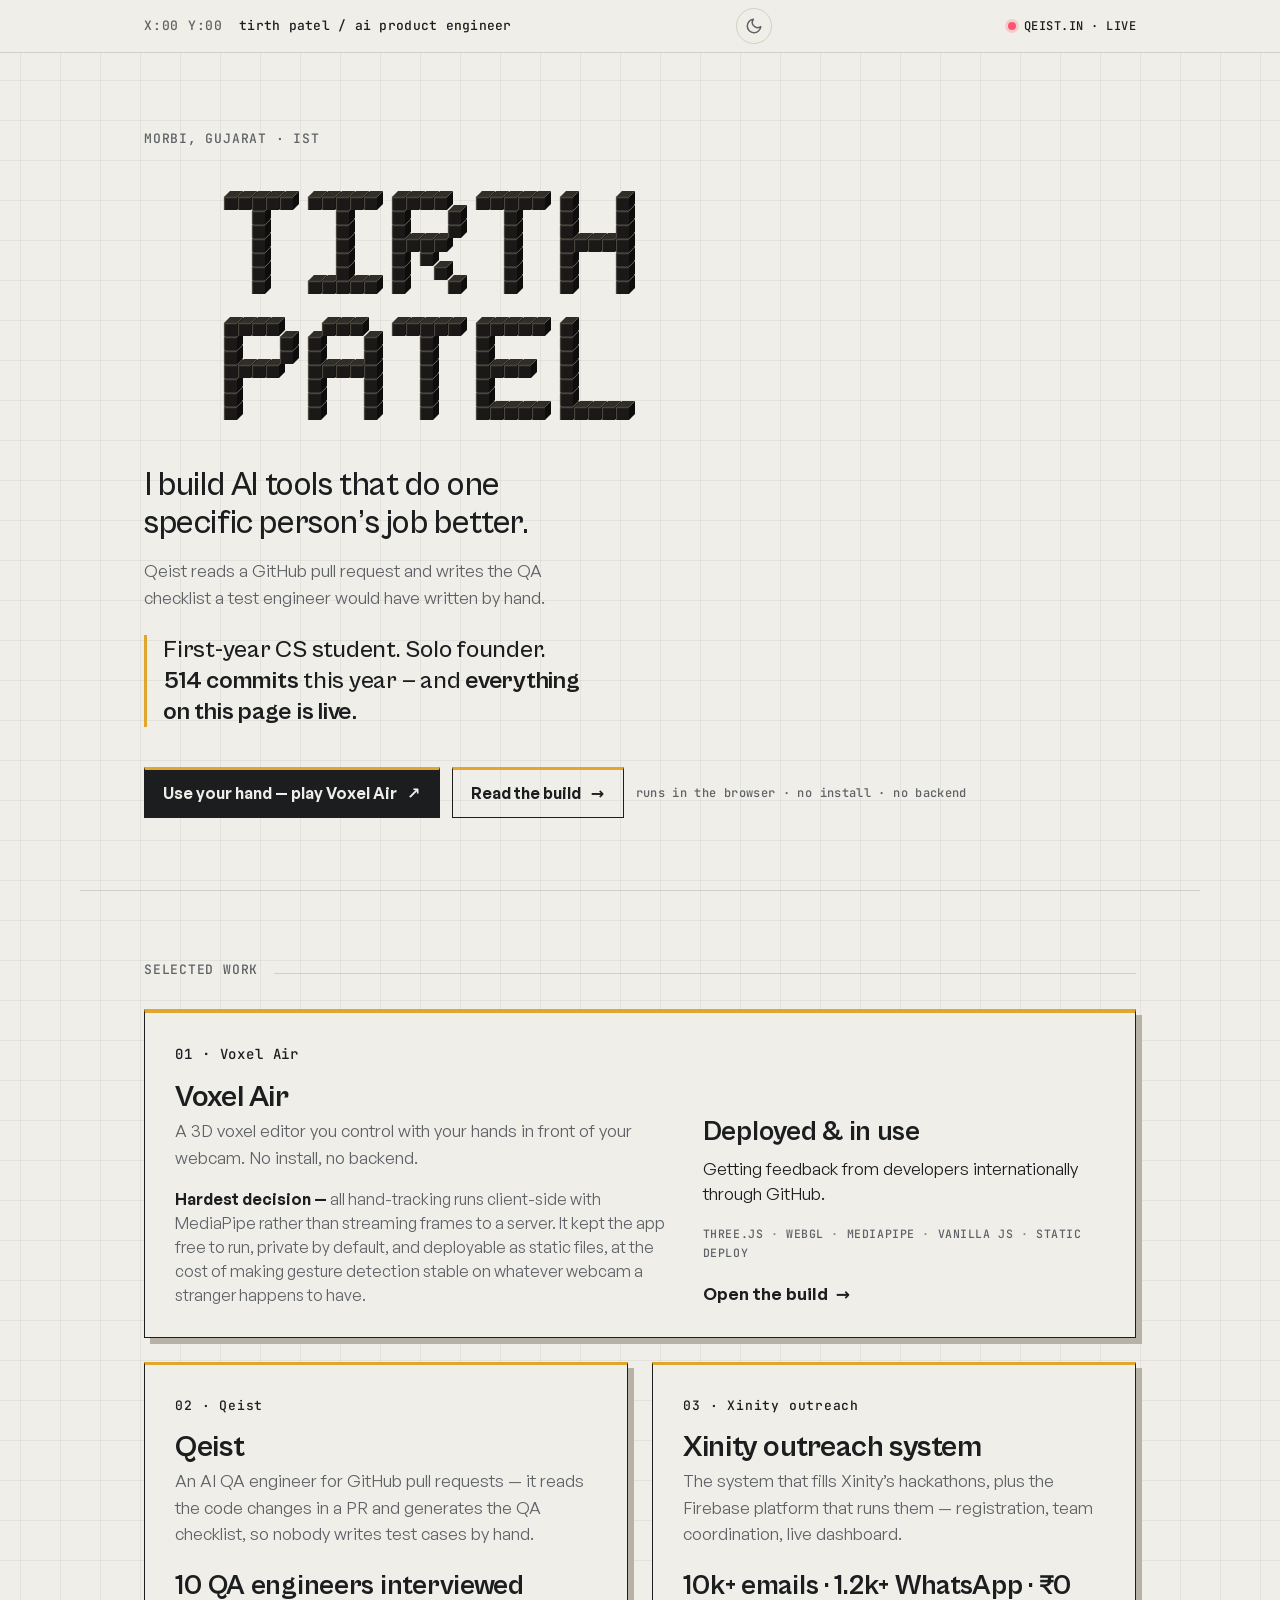
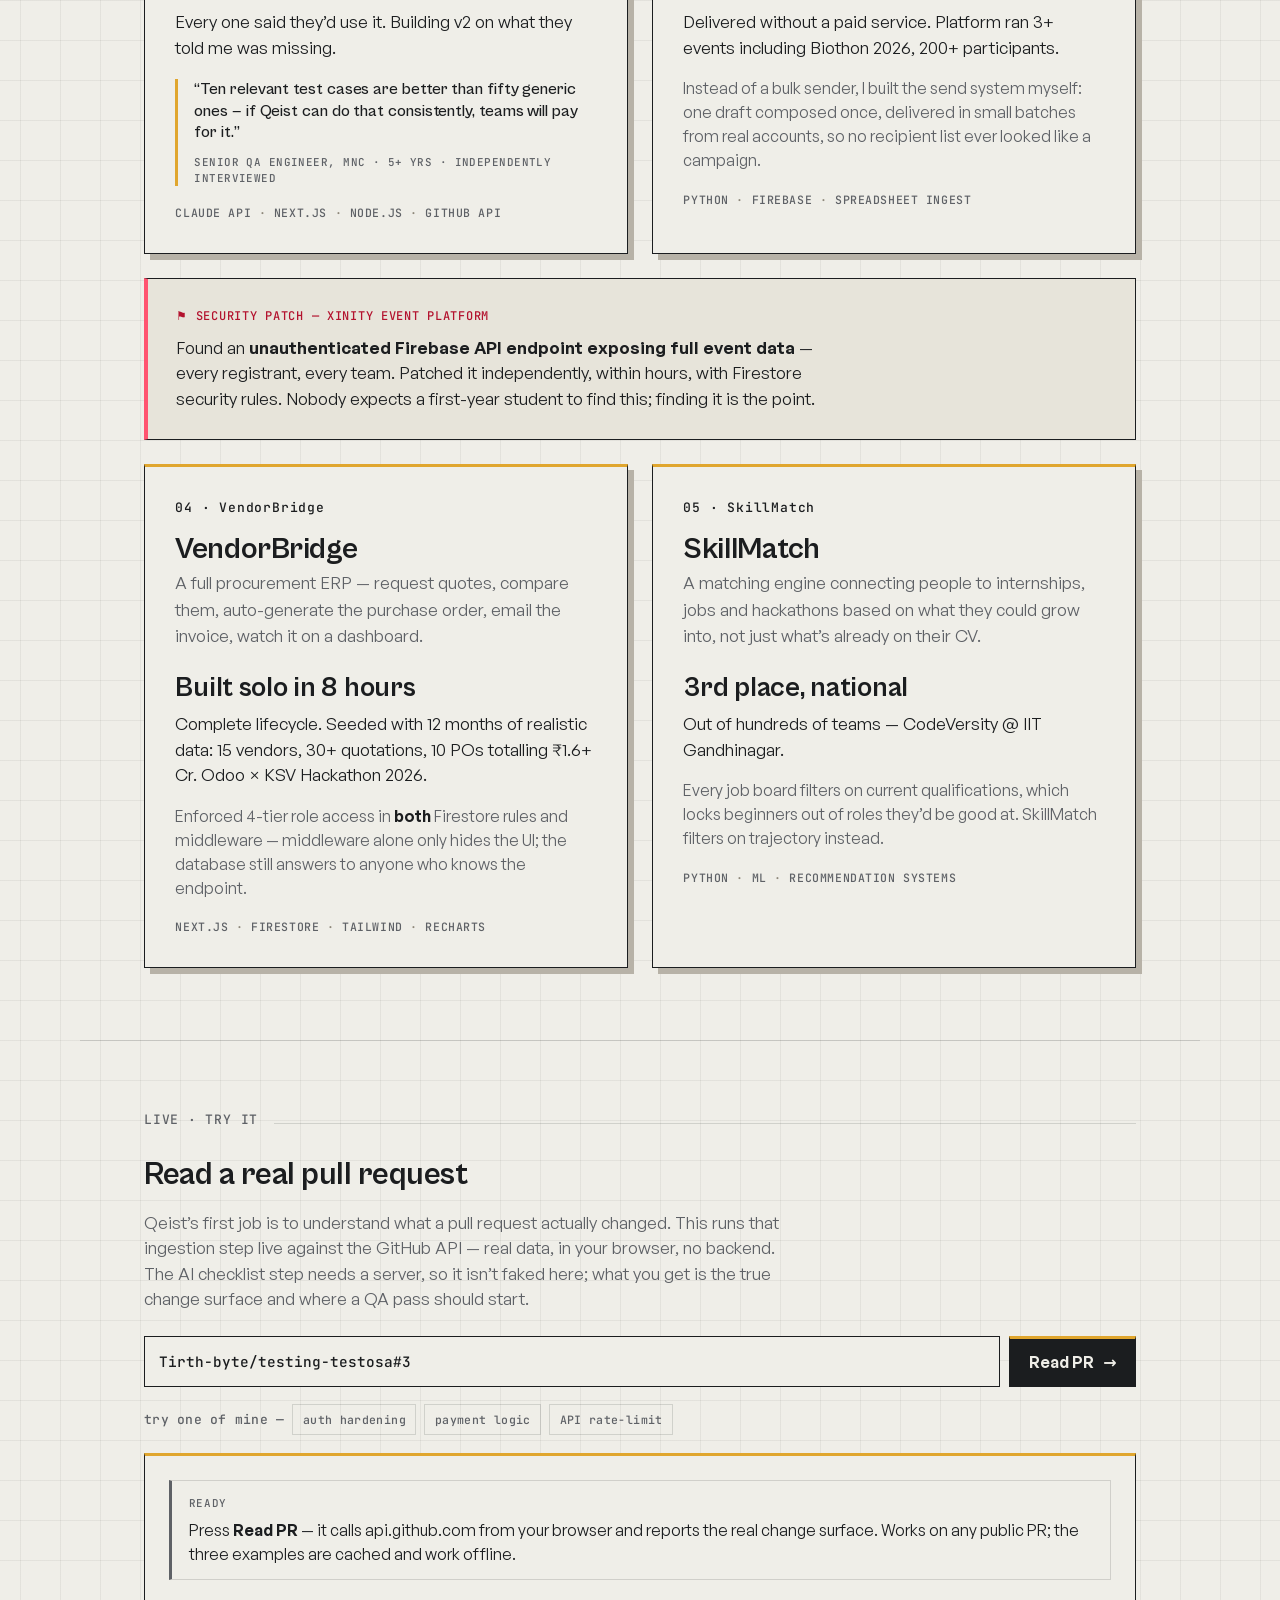
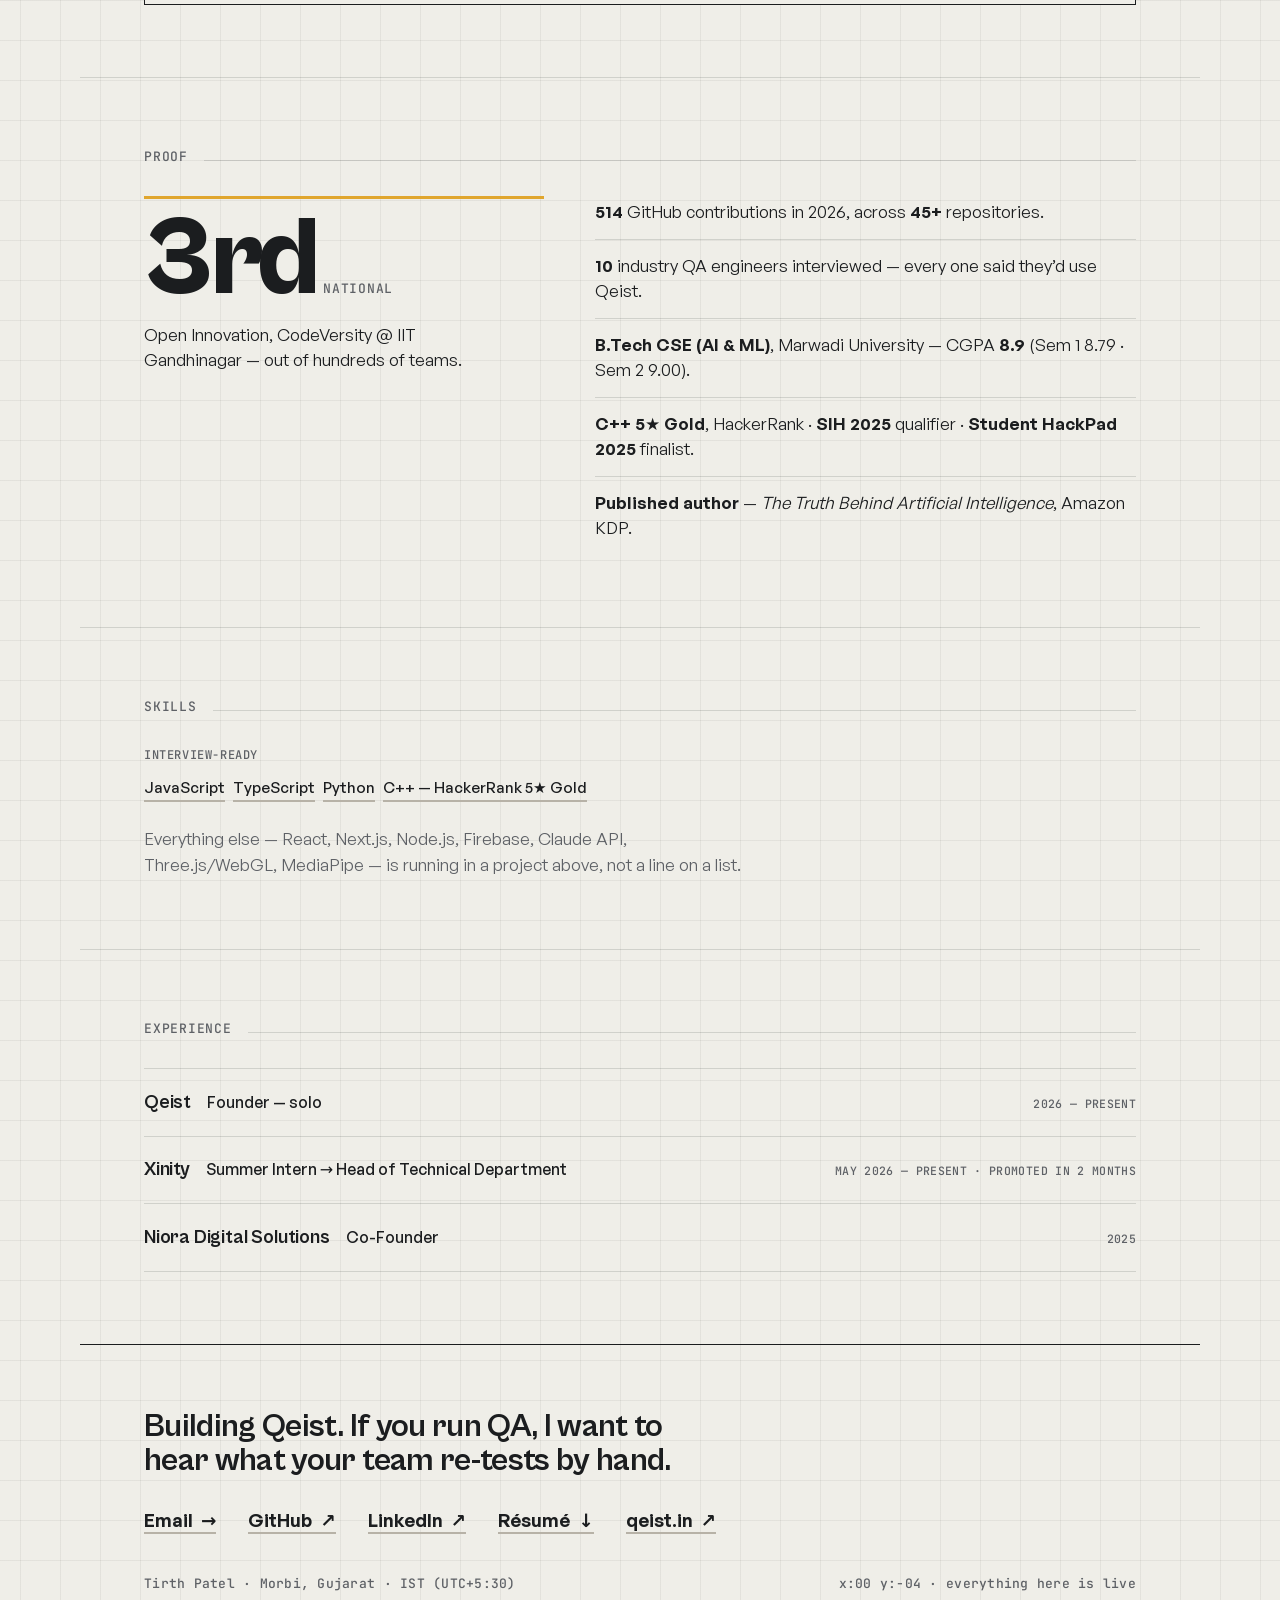
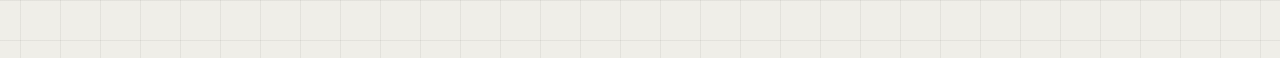
<file: index.html>
<!doctype html>
<html lang="en" class="no-js">
<head>
<meta charset="utf-8">
<meta name="viewport" content="width=device-width, initial-scale=1">
<title>Tirth Patel — AI product engineer</title>
<meta name="description" content="I build AI tools that do one specific person's job better — Qeist reads a GitHub pull request and writes the QA checklist a test engineer would have written by hand.">
<meta name="author" content="Tirth Patel">
<meta name="theme-color" content="#EFEEE8">
<link rel="icon" href="assets/favicon.svg" type="image/svg+xml">
<link rel="canonical" href="https://tirth-byte.github.io/portfolio/">
<meta property="og:type" content="website">
<meta property="og:title" content="Tirth Patel — AI product engineer">
<meta property="og:description" content="First-year CS student, solo founder. Voxel Air, Qeist, and a national hackathon podium — everything on the page is live.">
<meta property="og:url" content="https://tirth-byte.github.io/portfolio/">
<meta property="og:site_name" content="Tirth Patel">
<meta property="og:image" content="https://tirth-byte.github.io/portfolio/assets/og.png">
<meta property="og:image:width" content="1200">
<meta property="og:image:height" content="630">
<meta property="og:image:alt" content="Tirth Patel — AI product engineer. Voxel Air, Qeist, everything live.">
<meta name="twitter:card" content="summary_large_image">
<meta name="twitter:title" content="Tirth Patel — AI product engineer">
<meta name="twitter:description" content="Voxel Air, Qeist, and a national hackathon podium. Everything on the page is live.">
<meta name="twitter:image" content="https://tirth-byte.github.io/portfolio/assets/og.png">
<script type="application/ld+json">
{
  "@context": "https://schema.org",
  "@type": "Person",
  "name": "Tirth Patel",
  "jobTitle": "AI product engineer",
  "url": "https://tirth-byte.github.io/portfolio/",
  "image": "https://tirth-byte.github.io/portfolio/assets/og.png",
  "email": "kavartirth9@gmail.com",
  "address": {
    "@type": "PostalAddress",
    "addressLocality": "Morbi",
    "addressRegion": "Gujarat",
    "addressCountry": "IN"
  },
  "sameAs": [
    "https://github.com/Tirth-byte",
    "https://www.linkedin.com/in/tirth-patel-b70312373",
    "https://qeist.in"
  ]
}
</script>
<script>document.documentElement.className = document.documentElement.className.replace("no-js","js");</script>
<script>(function(){try{var t=localStorage.getItem("portfolio-theme");if(!t&&window.matchMedia("(prefers-color-scheme:dark)").matches)t="dark";if(t==="dark")document.documentElement.setAttribute("data-theme","dark")}catch(e){}})()</script>
<script src="assets/js/theme.js" defer></script>
<link rel="preload" href="assets/fonts/general-400.woff2" as="font" type="font/woff2" crossorigin>
<link rel="preload" href="assets/fonts/cabinet-800.woff2" as="font" type="font/woff2" crossorigin>
<link rel="stylesheet" href="assets/css/style.css">
</head>
<body>

<header class="topbar">
  <div class="wrap">
    <span class="mono coord">x:00 y:00</span>
    <span class="who"><b>tirth patel</b> / ai product engineer</span>
    <a class="status" href="https://qeist.in" rel="noopener"><span class="dot" aria-hidden="true"></span>qeist.in · live</a>
  </div>
</header>

<main id="main">

  <!-- ===================== HERO ===================== -->
  <section class="hero wrap" data-reveal>
    <p class="kicker mono">Morbi, Gujarat · IST</p>

    <h1 class="wordmark" aria-label="Tirth Patel">
      <canvas id="wordmark" aria-hidden="true"></canvas>
      <span class="fallback name-fallback" aria-hidden="true" data-mode="static">Tirth<br>Patel</span>
    </h1>

    <p class="pitch">I build AI tools that do one specific person&rsquo;s job better.</p>
    <p class="second">Qeist reads a GitHub pull request and writes the QA checklist a test engineer would have written by hand.</p>
    <p class="hook">First-year CS student. Solo founder. <b>514&nbsp;commits</b> this year &mdash; and <b>everything on this page is live.</b></p>

    <div class="hero-cta">
      <a class="btn" href="https://tirth-byte.github.io/Voxel-Air/" target="_blank" rel="noopener">Use your hand — play Voxel&nbsp;Air <span class="arw" aria-hidden="true">↗</span></a>
      <a class="btn ghost" href="projects/voxel-air.html">Read the build <span class="arw" aria-hidden="true">→</span></a>
      <span class="hint">runs in the browser · no install · no backend</span>
    </div>
  </section>

  <!-- ===================== WORK ===================== -->
  <section class="section wrap" aria-labelledby="work-h" data-reveal>
    <div class="sechead">
      <h2 class="mono tag" id="work-h">Selected work</h2>
      <span class="rule" aria-hidden="true"></span>
    </div>

    <div class="blocks">

      <!-- 01 · VOXEL AIR — the hero -->
      <article class="block lead">
        <div class="idx"><span class="n">01 · Voxel Air</span></div>
        <div class="lead-grid">
          <div>
            <h3><a class="link-stretch" href="projects/voxel-air.html">Voxel Air</a></h3>
            <p class="sub">A 3D voxel editor you control with your hands in front of your webcam. No install, no backend.</p>
            <p class="decision"><b>Hardest decision —</b> all hand-tracking runs client-side with MediaPipe rather than streaming frames to a server. It kept the app free to run, private by default, and deployable as static files, at the cost of making gesture detection stable on whatever webcam a stranger happens to have.</p>
          </div>
          <div>
            <p class="outcome"><span class="big">Deployed &amp; in use</span> Getting feedback from developers internationally through GitHub.</p>
            <ul class="stack" aria-label="stack">
              <li>Three.js</li><li>WebGL</li><li>MediaPipe</li><li>Vanilla&nbsp;JS</li><li>Static deploy</li>
            </ul>
            <span class="gomore">Open the build <span class="arw" aria-hidden="true">→</span></span>
          </div>
        </div>
      </article>

      <!-- 02 · QEIST  |  03 · XINITY -->
      <div class="pair">

        <article class="block">
          <div class="idx"><span class="n">02 · Qeist</span></div>
          <h3><a class="link-stretch" href="projects/qeist.html">Qeist</a></h3>
          <p class="sub">An AI QA engineer for GitHub pull requests — it reads the code changes in a PR and generates the QA checklist, so nobody writes test cases by hand.</p>
          <p class="outcome"><span class="big">10 QA engineers interviewed</span> Every one said they&rsquo;d use it. Building v2 on what they told me was missing.</p>
          <blockquote class="qquote">
            &ldquo;Ten relevant test cases are better than fifty generic ones — if Qeist can do that consistently, teams will pay for it.&rdquo;
            <cite>Senior QA Engineer, MNC · 5+ yrs · independently interviewed</cite>
          </blockquote>
          <ul class="stack" aria-label="stack"><li>Claude API</li><li>Next.js</li><li>Node.js</li><li>GitHub API</li></ul>
        </article>

        <article class="block">
          <div class="idx"><span class="n">03 · Xinity outreach</span></div>
          <h3><a class="link-stretch" href="projects/xinity.html">Xinity outreach system</a></h3>
          <p class="sub">The system that fills Xinity&rsquo;s hackathons, plus the Firebase platform that runs them — registration, team coordination, live dashboard.</p>
          <p class="outcome"><span class="big">10k+ emails · 1.2k+ WhatsApp · &#8377;0</span> Delivered without a paid service. Platform ran 3+ events including Biothon 2026, 200+ participants.</p>
          <p class="decision">Instead of a bulk sender, I built the send system myself: one draft composed once, delivered in small batches from real accounts, so no recipient list ever looked like a campaign.</p>
          <ul class="stack" aria-label="stack"><li>Python</li><li>Firebase</li><li>Spreadsheet ingest</li></ul>
        </article>

      </div>

      <!-- Security patch — deliberately its own band, not a card -->
      <aside class="patch">
        <p class="lbl"><span aria-hidden="true">&#9873;</span> Security patch — Xinity event platform</p>
        <p>Found an <b>unauthenticated Firebase API endpoint exposing full event data</b> — every registrant, every team. Patched it independently, within hours, with Firestore security rules. Nobody expects a first-year student to find this; finding it is the point.</p>
      </aside>

      <!-- 04 · VENDORBRIDGE  |  05 · SKILLMATCH -->
      <div class="pair">

        <article class="block">
          <div class="idx"><span class="n">04 · VendorBridge</span></div>
          <h3><a class="link-stretch" href="projects/vendorbridge.html">VendorBridge</a></h3>
          <p class="sub">A full procurement ERP — request quotes, compare them, auto-generate the purchase order, email the invoice, watch it on a dashboard.</p>
          <p class="outcome"><span class="big">Built solo in 8 hours</span> Complete lifecycle. Seeded with 12 months of realistic data: 15 vendors, 30+ quotations, 10 POs totalling &#8377;1.6+ Cr. Odoo &times; KSV Hackathon 2026.</p>
          <p class="decision">Enforced 4-tier role access in <b>both</b> Firestore rules and middleware — middleware alone only hides the UI; the database still answers to anyone who knows the endpoint.</p>
          <ul class="stack" aria-label="stack"><li>Next.js</li><li>Firestore</li><li>Tailwind</li><li>Recharts</li></ul>
        </article>

        <article class="block">
          <div class="idx"><span class="n">05 · SkillMatch</span></div>
          <h3><a class="link-stretch" href="projects/skillmatch.html">SkillMatch</a></h3>
          <p class="sub">A matching engine connecting people to internships, jobs and hackathons based on what they could grow into, not just what&rsquo;s already on their CV.</p>
          <p class="outcome"><span class="big">3rd place, national</span> Out of hundreds of teams — CodeVersity @ IIT Gandhinagar.</p>
          <p class="decision">Every job board filters on current qualifications, which locks beginners out of roles they&rsquo;d be good at. SkillMatch filters on trajectory instead.</p>
          <ul class="stack" aria-label="stack"><li>Python</li><li>ML</li><li>Recommendation systems</li></ul>
        </article>

      </div>
    </div>
  </section>

  <!-- ===================== LIVE TOOL ===================== -->
  <section class="section wrap" aria-labelledby="live-h" data-reveal>
    <div class="sechead">
      <h2 class="mono tag" id="live-h">Live · try it</h2>
      <span class="rule" aria-hidden="true"></span>
    </div>
    <div class="prtool">
      <h3 class="pr-h">Read a real pull request</h3>
      <p class="pr-lead">Qeist&rsquo;s first job is to understand what a pull request actually changed. This runs that ingestion step live against the GitHub API — real data, in your browser, no backend. The AI checklist step needs a server, so it isn&rsquo;t faked here; what you get is the true change surface and where a QA pass should start.</p>

      <form id="pr-form" class="pr-form" role="search">
        <label class="vh" for="pr-input">GitHub pull request — owner/repo#number or a pull-request URL</label>
        <input id="pr-input" class="pr-input" type="text" inputmode="url" spellcheck="false" autocapitalize="off" autocomplete="off" value="Tirth-byte/testing-testosa#3">
        <button id="pr-btn" class="btn" type="submit">Read PR <span class="arw" aria-hidden="true">&rarr;</span></button>
      </form>
      <div class="pr-examples">
        <span class="mono-lo">try one of mine —</span>
        <button type="button" class="pr-chip" data-pr="Tirth-byte/testing-testosa#3">auth hardening</button>
        <button type="button" class="pr-chip" data-pr="Tirth-byte/testing-testosa#4">payment logic</button>
        <button type="button" class="pr-chip" data-pr="Tirth-byte/testing-testosa#5">API rate-limit</button>
      </div>

      <div id="pr-out" class="pr-out" aria-live="polite"><div class="pr-msg pr-msg--idle" role="status"><div class="pr-msg__label">Ready</div><div class="pr-msg__body">Press <b>Read PR</b> — it calls api.github.com from your browser and reports the real change surface. Works on any public PR; the three examples are cached and work offline.</div></div></div>
    </div>
  </section>

  <!-- ===================== PROOF (asymmetric, merged) ===================== -->
  <section class="section wrap" aria-labelledby="proof-h" data-reveal>
    <div class="sechead">
      <h2 class="mono tag" id="proof-h">Proof</h2>
      <span class="rule" aria-hidden="true"></span>
    </div>
    <div class="evidence">
      <div class="featured">
        <div class="fnum">3rd<span class="fsup">national</span></div>
        <p class="flab">Open Innovation, CodeVersity @ IIT Gandhinagar — out of hundreds of teams.</p>
      </div>
      <ul class="ev-list">
        <li><b>514</b> GitHub contributions in 2026, across <b>45+</b> repositories.</li>
        <li><b>10</b> industry QA engineers interviewed — every one said they&rsquo;d use Qeist.</li>
        <li><b>B.Tech CSE (AI &amp; ML)</b>, Marwadi University — CGPA <b>8.9</b> (Sem&nbsp;1 8.79 · Sem&nbsp;2 9.00).</li>
        <li><b>C++ 5&#9733; Gold</b>, HackerRank · <b>SIH 2025</b> qualifier · <b>Student HackPad 2025</b> finalist.</li>
        <li><b>Published author</b> — <i>The Truth Behind Artificial Intelligence</i>, Amazon KDP.</li>
      </ul>
    </div>
  </section>

  <!-- ===================== SKILLS ===================== -->
  <section class="section wrap" aria-labelledby="skills-h" data-reveal>
    <div class="sechead">
      <h2 class="mono tag" id="skills-h">Skills</h2>
      <span class="rule" aria-hidden="true"></span>
    </div>
    <div class="skills">
      <div class="skillrow">
        <div class="k">Interview-ready</div>
        <div class="v"><span>JavaScript</span><span>TypeScript</span><span>Python</span><span>C++ — HackerRank 5&#9733; Gold</span></div>
      </div>
      <p class="skillnote">Everything else — React, Next.js, Node.js, Firebase, Claude API, Three.js/WebGL, MediaPipe — is running in a project above, not a line on a list.</p>
    </div>
  </section>

  <!-- ===================== EXPERIENCE ===================== -->
  <section class="section wrap" aria-labelledby="exp-h" data-reveal>
    <div class="sechead">
      <h2 class="mono tag" id="exp-h">Experience</h2>
      <span class="rule" aria-hidden="true"></span>
    </div>
    <div class="log">
      <div class="row">
        <div class="rl"><span class="where">Qeist</span><span class="title">Founder — solo</span></div>
        <span class="when">2026 — present</span>
      </div>
      <div class="row">
        <div class="rl"><span class="where">Xinity</span><span class="title">Summer Intern &rarr; Head of Technical Department</span></div>
        <span class="when">May 2026 — present · promoted in 2 months</span>
      </div>
      <div class="row">
        <div class="rl"><span class="where">Niora Digital Solutions</span><span class="title">Co-Founder</span></div>
        <span class="when">2025</span>
      </div>
    </div>
  </section>

</main>

<!-- ===================== FOOTER / CONTACT ===================== -->
<footer class="foot wrap" data-reveal>
  <p class="lead">Building Qeist. If you run QA, I want to hear what your team re-tests by hand.</p>
  <div class="contactrow">
    <a class="big" href="mailto:kavartirth9@gmail.com">Email <span class="arw" aria-hidden="true">→</span></a>
    <a class="big" href="https://github.com/Tirth-byte" target="_blank" rel="noopener">GitHub <span class="arw" aria-hidden="true">↗</span></a>
    <a class="big" href="https://www.linkedin.com/in/tirth-patel-b70312373" target="_blank" rel="noopener">LinkedIn <span class="arw" aria-hidden="true">↗</span></a>
    <a class="big" href="assets/tirth-patel-resume.pdf" target="_blank" rel="noopener">Résumé <span class="arw" aria-hidden="true">↓</span></a>
    <a class="big" href="https://qeist.in" target="_blank" rel="noopener">qeist.in <span class="arw" aria-hidden="true">↗</span></a>
  </div>
  <div class="meta">
    <span class="mono-lo">Tirth Patel · Morbi, Gujarat · IST (UTC+5:30)</span>
    <span class="mono-lo">x:00 y:-04 · everything here is live</span>
  </div>
</footer>

<script src="assets/js/wordmark.js" defer></script>
<script src="assets/js/pr-cache.js" defer></script>
<script src="assets/js/prq.js" defer></script>
</body>
</html>
</file>
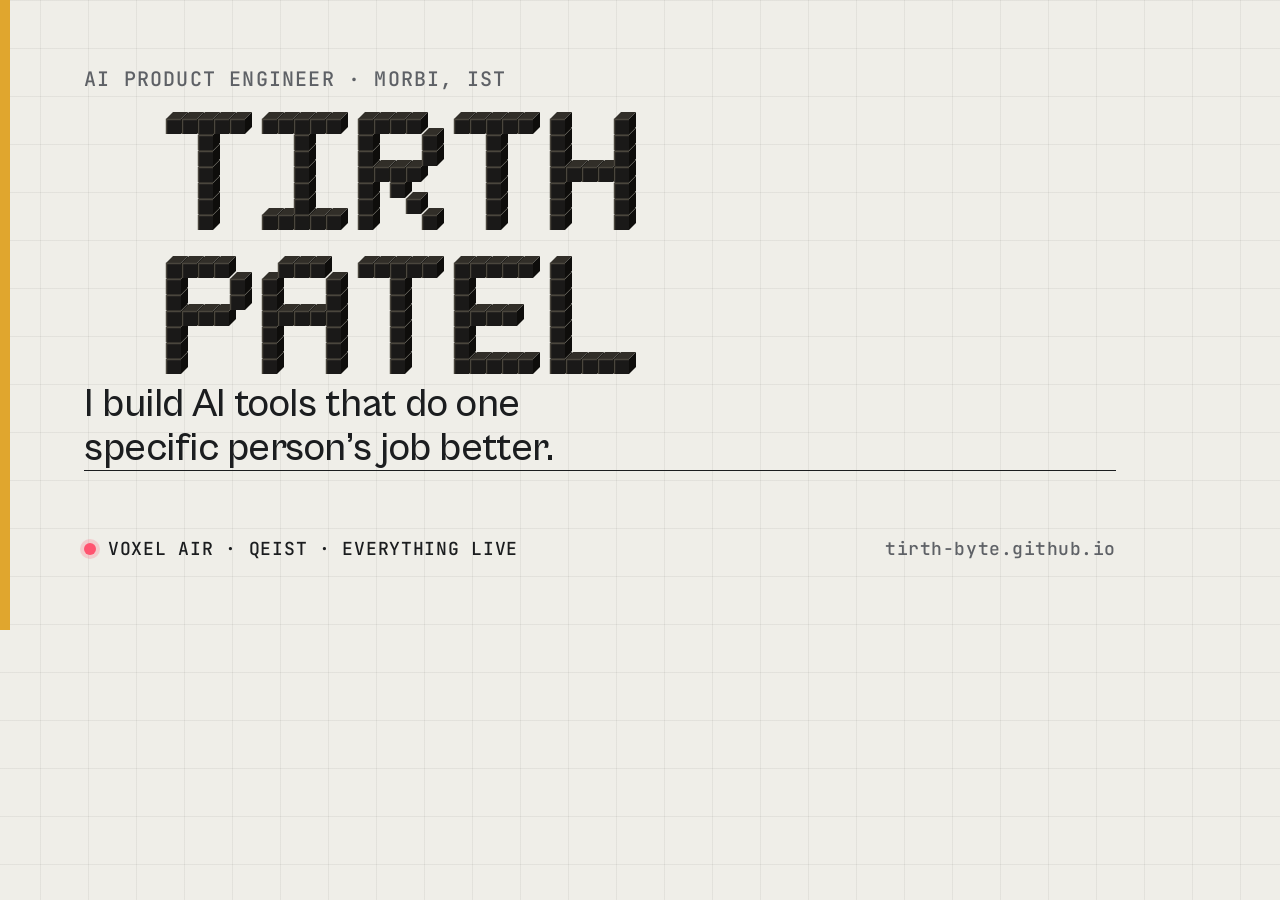
<file: og.html>
<!doctype html>
<html lang="en" class="js">
<head>
<meta charset="utf-8">
<title>OG</title>
<link rel="stylesheet" href="assets/css/style.css">
<style>
  html,body{margin:0}
  body{width:1200px;height:630px;overflow:hidden;background-size:48px 48px}
  .og{width:1200px;height:630px;box-sizing:border-box;padding:64px 84px;display:flex;flex-direction:column;justify-content:space-between;position:relative}
  .og .kick{color:var(--mute);font-size:20px}
  .og .wordmark{width:620px;max-width:none;aspect-ratio:56/25;margin:10px 0 0}
  .og .pitch{font-family:var(--fdisplay);font-weight:500;font-size:40px;line-height:1.1;letter-spacing:-.012em;max-width:22ch;color:var(--ink);margin:0}
  .og .foot{display:flex;align-items:center;justify-content:space-between}
  .og .foot .live{display:inline-flex;align-items:center;gap:12px;font-family:var(--fmono);font-size:18px;letter-spacing:.04em;text-transform:uppercase;color:var(--ink)}
  .og .foot .live .dot{width:12px;height:12px;border-radius:50%;background:var(--live);box-shadow:0 0 0 4px color-mix(in srgb,var(--live) 22%,transparent)}
  .og .foot .url{font-family:var(--fmono);font-size:18px;letter-spacing:.03em;color:var(--mute)}
  .og .edge{position:absolute;left:0;top:0;bottom:0;width:10px;background:var(--signal)}
</style>
</head>
<body>
  <div class="og">
    <span class="edge" aria-hidden="true"></span>
    <div>
      <p class="kick mono">AI PRODUCT ENGINEER · MORBI, IST</p>
      <div class="wordmark">
        <canvas id="wordmark" aria-hidden="true"></canvas>
      </div>
    </div>
    <p class="pitch">I build AI tools that do one specific person&rsquo;s job better.</p>
    <div class="foot">
      <span class="live"><span class="dot"></span>Voxel Air · Qeist · everything live</span>
      <span class="url">tirth-byte.github.io</span>
    </div>
  </div>
  <script src="assets/js/wordmark.js"></script>
</body>
</html>
</file>
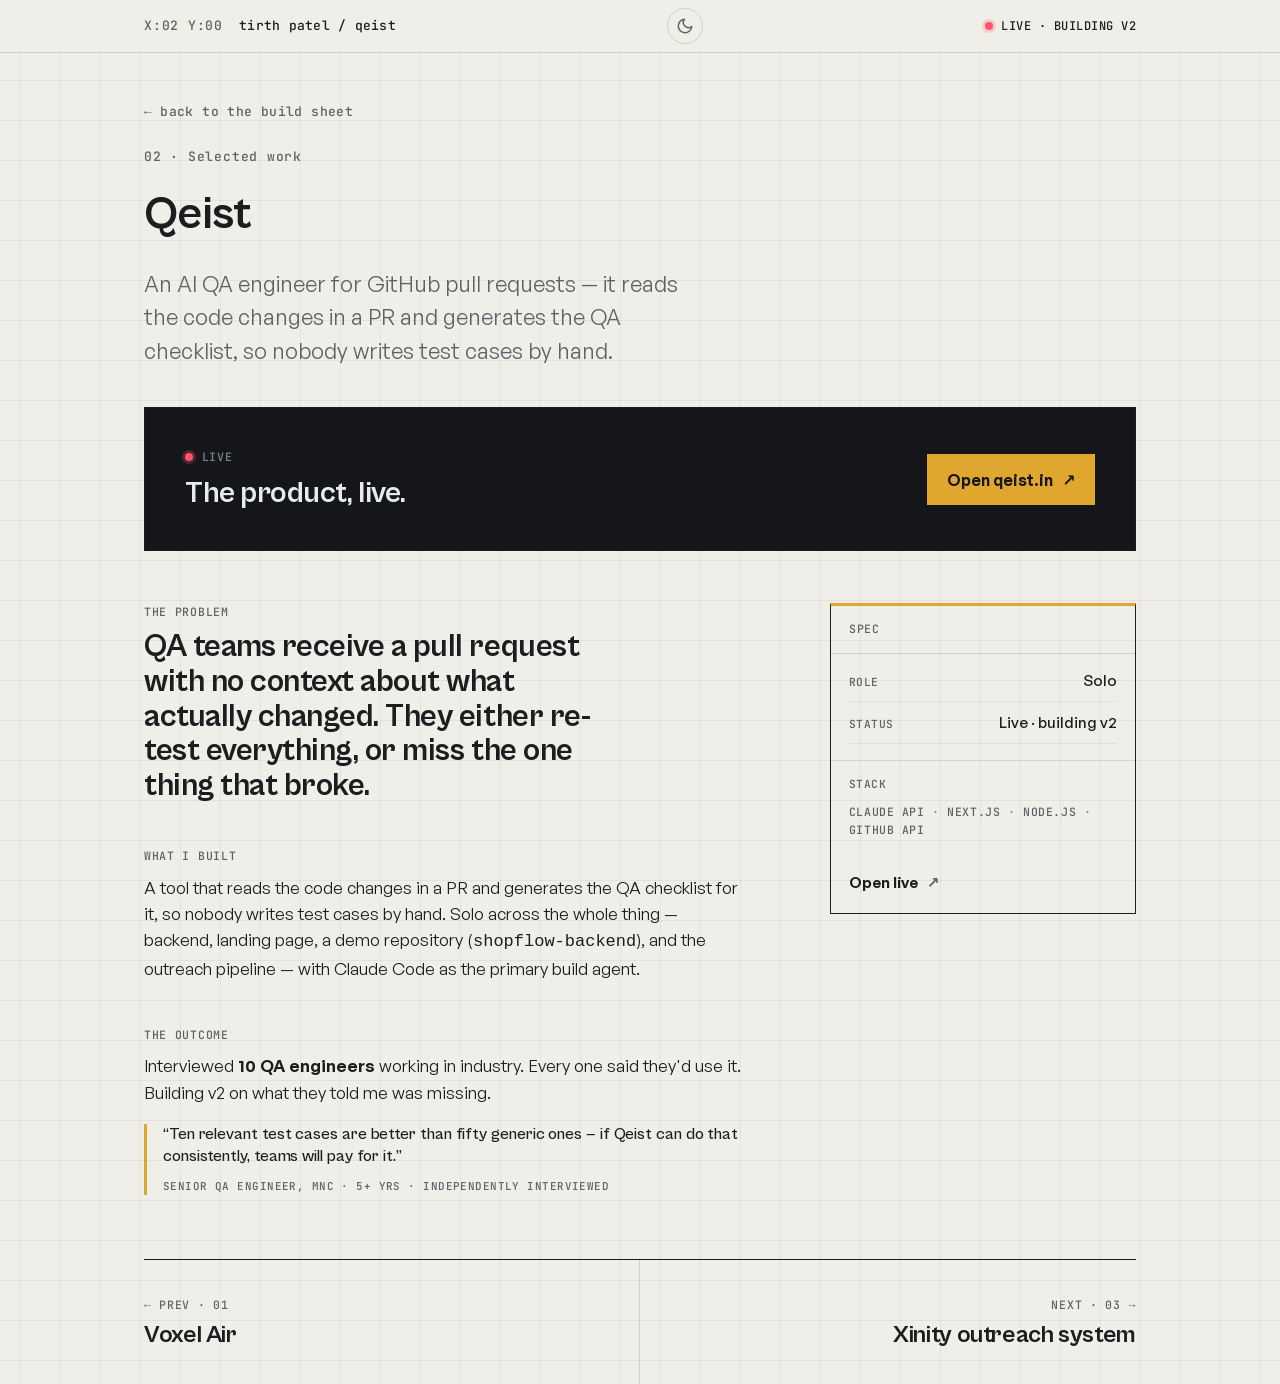
<file: projects/qeist.html>
<!doctype html>
<html lang="en" class="no-js">
<head>
<meta charset="utf-8">
<meta name="viewport" content="width=device-width, initial-scale=1">
<title>Qeist — AI QA engineer for GitHub pull requests · Tirth Patel</title>
<meta name="description" content="Reads the code changes in a pull request and generates the QA checklist for it, so nobody writes test cases by hand. Claude API, Next.js, Node.js.">
<meta name="theme-color" content="#EFEEE8">
<link rel="icon" href="../assets/favicon.svg" type="image/svg+xml">
<link rel="canonical" href="https://tirth-byte.github.io/portfolio/projects/qeist.html">
<meta property="og:type" content="article">
<meta property="og:title" content="Qeist · Tirth Patel">
<meta property="og:description" content="Reads a GitHub pull request and writes the QA checklist a test engineer would have written by hand.">
<meta property="og:url" content="https://tirth-byte.github.io/portfolio/projects/qeist.html">
<meta property="og:site_name" content="Tirth Patel">
<meta property="og:image" content="https://tirth-byte.github.io/portfolio/assets/og.png">
<meta property="og:image:width" content="1200">
<meta property="og:image:height" content="630">
<meta name="twitter:card" content="summary_large_image">
<meta name="twitter:image" content="https://tirth-byte.github.io/portfolio/assets/og.png">
<script>document.documentElement.className = document.documentElement.className.replace("no-js","js");</script>
<script>(function(){try{var t=localStorage.getItem("portfolio-theme");if(!t&&window.matchMedia("(prefers-color-scheme:dark)").matches)t="dark";if(t==="dark")document.documentElement.setAttribute("data-theme","dark")}catch(e){}})()</script>
<link rel="preload" href="../assets/fonts/general-400.woff2" as="font" type="font/woff2" crossorigin>
<link rel="preload" href="../assets/fonts/cabinet-700.woff2" as="font" type="font/woff2" crossorigin>
<link rel="stylesheet" href="../assets/css/style.css">
<script src="../assets/js/theme.js" defer></script>
</head>
<body>

<header class="topbar">
  <div class="wrap">
    <span class="mono coord">x:02 y:00</span>
    <span class="who"><b>tirth patel</b> / qeist</span>
    <a class="status" href="https://qeist.in" target="_blank" rel="noopener"><span class="dot" aria-hidden="true"></span>live · building v2</a>
  </div>
</header>

<main id="main" class="wrap projtop">

  <a class="backlink" href="../index.html"><span aria-hidden="true">&larr;</span> back to the build sheet</a>

  <div class="projhead">
    <span class="n">02 · Selected work</span>
    <h1>Qeist</h1>
    <p class="one">An AI QA engineer for GitHub pull requests — it reads the code changes in a PR and generates the QA checklist, so nobody writes test cases by hand.</p>
  </div>

  <div class="liveband inset on-dark">
    <div class="l"><div class="k"><span class="dot" aria-hidden="true"></span>Live</div>
      <p>The product, live.</p></div>
    <a class="btn invert" href="https://qeist.in" target="_blank" rel="noopener">Open qeist.in <span class="arw" aria-hidden="true">&#8599;</span></a>
  </div>
  <div class="projgrid">
    <div class="narr">
      <section>
        <div class="k">The problem</div>
        <h2>QA teams receive a pull request with no context about what actually changed. They either re-test everything, or miss the one thing that broke.</h2>
      </section>
      <section>
        <div class="k">What I built</div>
        <p>A tool that reads the code changes in a PR and generates the QA checklist for it, so nobody writes test cases by hand. Solo across the whole thing — backend, landing page, a demo repository (<code>shopflow-backend</code>), and the outreach pipeline — with Claude Code as the primary build agent.</p>
      </section>
      <section>
        <div class="k">The outcome</div>
        <p>Interviewed <b>10 QA engineers</b> working in industry. Every one said they'd use it. Building v2 on what they told me was missing.</p>
        <blockquote class="qquote">&ldquo;Ten relevant test cases are better than fifty generic ones — if Qeist can do that consistently, teams will pay for it.&rdquo;<cite>Senior QA Engineer, MNC · 5+ yrs · independently interviewed</cite></blockquote>
      </section>
    </div>

    <aside class="spec" aria-label="Project specification">
      <div class="h">Spec</div>
      <dl>
        <div class="r"><dt>Role</dt><dd>Solo</dd></div>
        <div class="r"><dt>Status</dt><dd>Live · building v2</dd></div>
      </dl>
      <div class="spec-stack"><div class="k">Stack</div><ul class="stack" aria-label="stack"><li>Claude API</li><li>Next.js</li><li>Node.js</li><li>GitHub API</li></ul></div>
      <div class="links">
        <a href="https://qeist.in" target="_blank" rel="noopener">Open live <span class="arw" aria-hidden="true">&#8599;</span></a>
      </div>
    </aside>
  </div>

  <nav class="pager" aria-label="Project navigation">
    <a class="prev" href="voxel-air.html"><div class="k">&larr; Prev · 01</div><div class="t">Voxel Air</div></a>
    <a class="next" href="xinity.html"><div class="k">Next · 03 &rarr;</div><div class="t">Xinity outreach system</div></a>
  </nav>

</main>

<script src="../assets/js/main.js" defer></script>
</body>
</html>
</file>
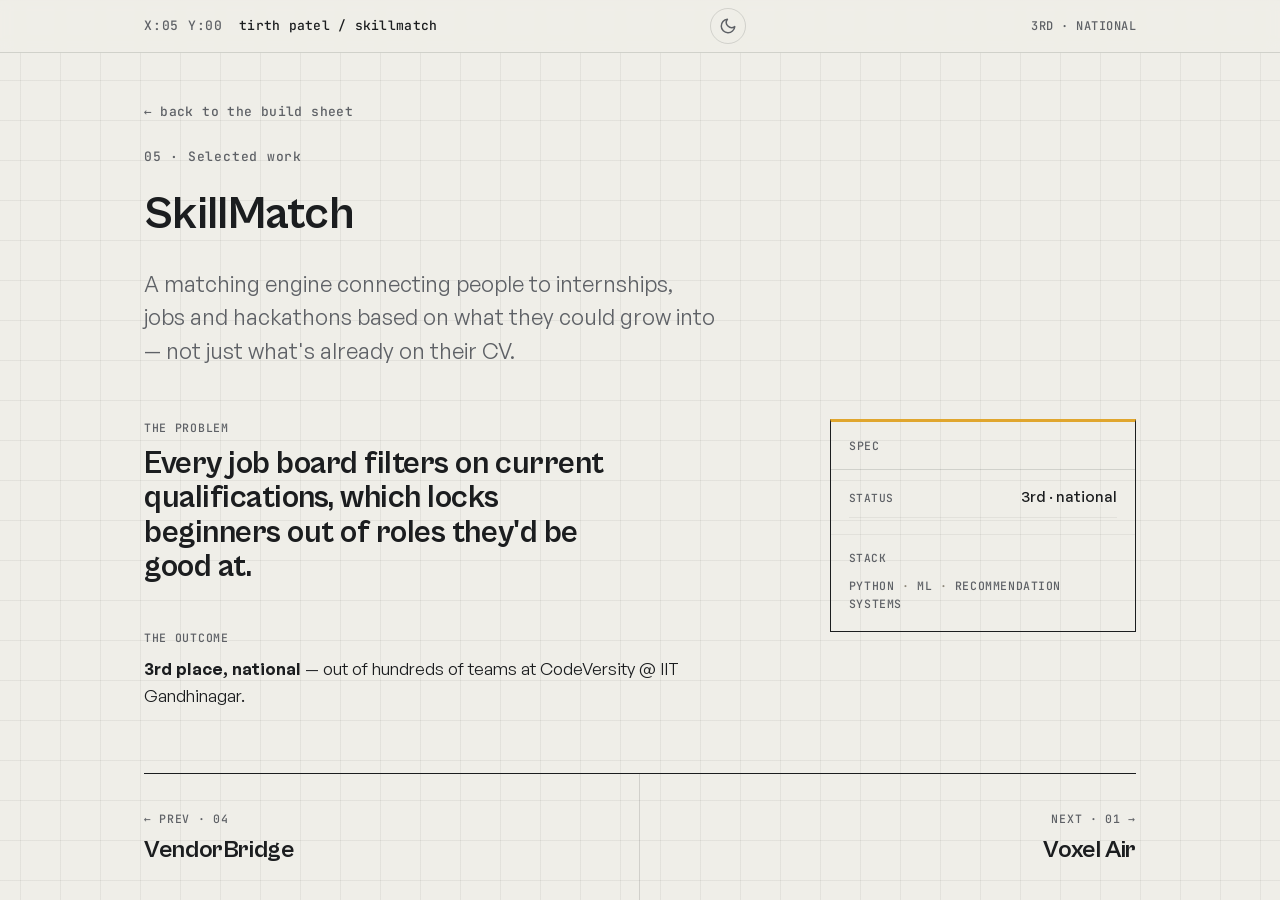
<file: projects/skillmatch.html>
<!doctype html>
<html lang="en" class="no-js">
<head>
<meta charset="utf-8">
<meta name="viewport" content="width=device-width, initial-scale=1">
<title>SkillMatch — AI career matching · 3rd national · Tirth Patel</title>
<meta name="description" content="A matching engine that connects people to roles based on what they could grow into, not just their current CV. 3rd nationally at CodeVersity, IIT Gandhinagar.">
<meta name="theme-color" content="#EFEEE8">
<link rel="icon" href="../assets/favicon.svg" type="image/svg+xml">
<link rel="canonical" href="https://tirth-byte.github.io/portfolio/projects/skillmatch.html">
<meta property="og:type" content="article">
<meta property="og:title" content="SkillMatch · Tirth Patel">
<meta property="og:description" content="AI career matching on growth potential, not current CV. 3rd place nationally at CodeVersity, IIT Gandhinagar.">
<meta property="og:url" content="https://tirth-byte.github.io/portfolio/projects/skillmatch.html">
<meta property="og:site_name" content="Tirth Patel">
<meta property="og:image" content="https://tirth-byte.github.io/portfolio/assets/og.png">
<meta property="og:image:width" content="1200">
<meta property="og:image:height" content="630">
<meta name="twitter:card" content="summary_large_image">
<meta name="twitter:image" content="https://tirth-byte.github.io/portfolio/assets/og.png">
<script>document.documentElement.className = document.documentElement.className.replace("no-js","js");</script>
<script>(function(){try{var t=localStorage.getItem("portfolio-theme");if(!t&&window.matchMedia("(prefers-color-scheme:dark)").matches)t="dark";if(t==="dark")document.documentElement.setAttribute("data-theme","dark")}catch(e){}})()</script>
<link rel="preload" href="../assets/fonts/general-400.woff2" as="font" type="font/woff2" crossorigin>
<link rel="preload" href="../assets/fonts/cabinet-700.woff2" as="font" type="font/woff2" crossorigin>
<link rel="stylesheet" href="../assets/css/style.css">
<script src="../assets/js/theme.js" defer></script>
</head>
<body>

<header class="topbar">
  <div class="wrap">
    <span class="mono coord">x:05 y:00</span>
    <span class="who"><b>tirth patel</b> / skillmatch</span>
    <span class="status nolink">3rd · national</span>
  </div>
</header>

<main id="main" class="wrap projtop">

  <a class="backlink" href="../index.html"><span aria-hidden="true">&larr;</span> back to the build sheet</a>

  <div class="projhead">
    <span class="n">05 · Selected work</span>
    <h1>SkillMatch</h1>
    <p class="one">A matching engine connecting people to internships, jobs and hackathons based on what they could grow into — not just what's already on their CV.</p>
  </div>

  <div class="projgrid">
    <div class="narr">
      <section>
        <div class="k">The problem</div>
        <h2>Every job board filters on current qualifications, which locks beginners out of roles they'd be good at.</h2>
      </section>
      <section>
        <div class="k">The outcome</div>
        <p><b>3rd place, national</b> — out of hundreds of teams at CodeVersity @ IIT Gandhinagar.</p>
      </section>
    </div>

    <aside class="spec" aria-label="Project specification">
      <div class="h">Spec</div>
      <dl>
        <div class="r"><dt>Status</dt><dd>3rd · national</dd></div>
      </dl>
      <div class="spec-stack"><div class="k">Stack</div><ul class="stack" aria-label="stack"><li>Python</li><li>ML</li><li>Recommendation systems</li></ul></div>
    </aside>
  </div>

  <nav class="pager" aria-label="Project navigation">
    <a class="prev" href="vendorbridge.html"><div class="k">&larr; Prev · 04</div><div class="t">VendorBridge</div></a>
    <a class="next" href="voxel-air.html"><div class="k">Next · 01 &rarr;</div><div class="t">Voxel Air</div></a>
  </nav>

</main>

<script src="../assets/js/main.js" defer></script>
</body>
</html>
</file>
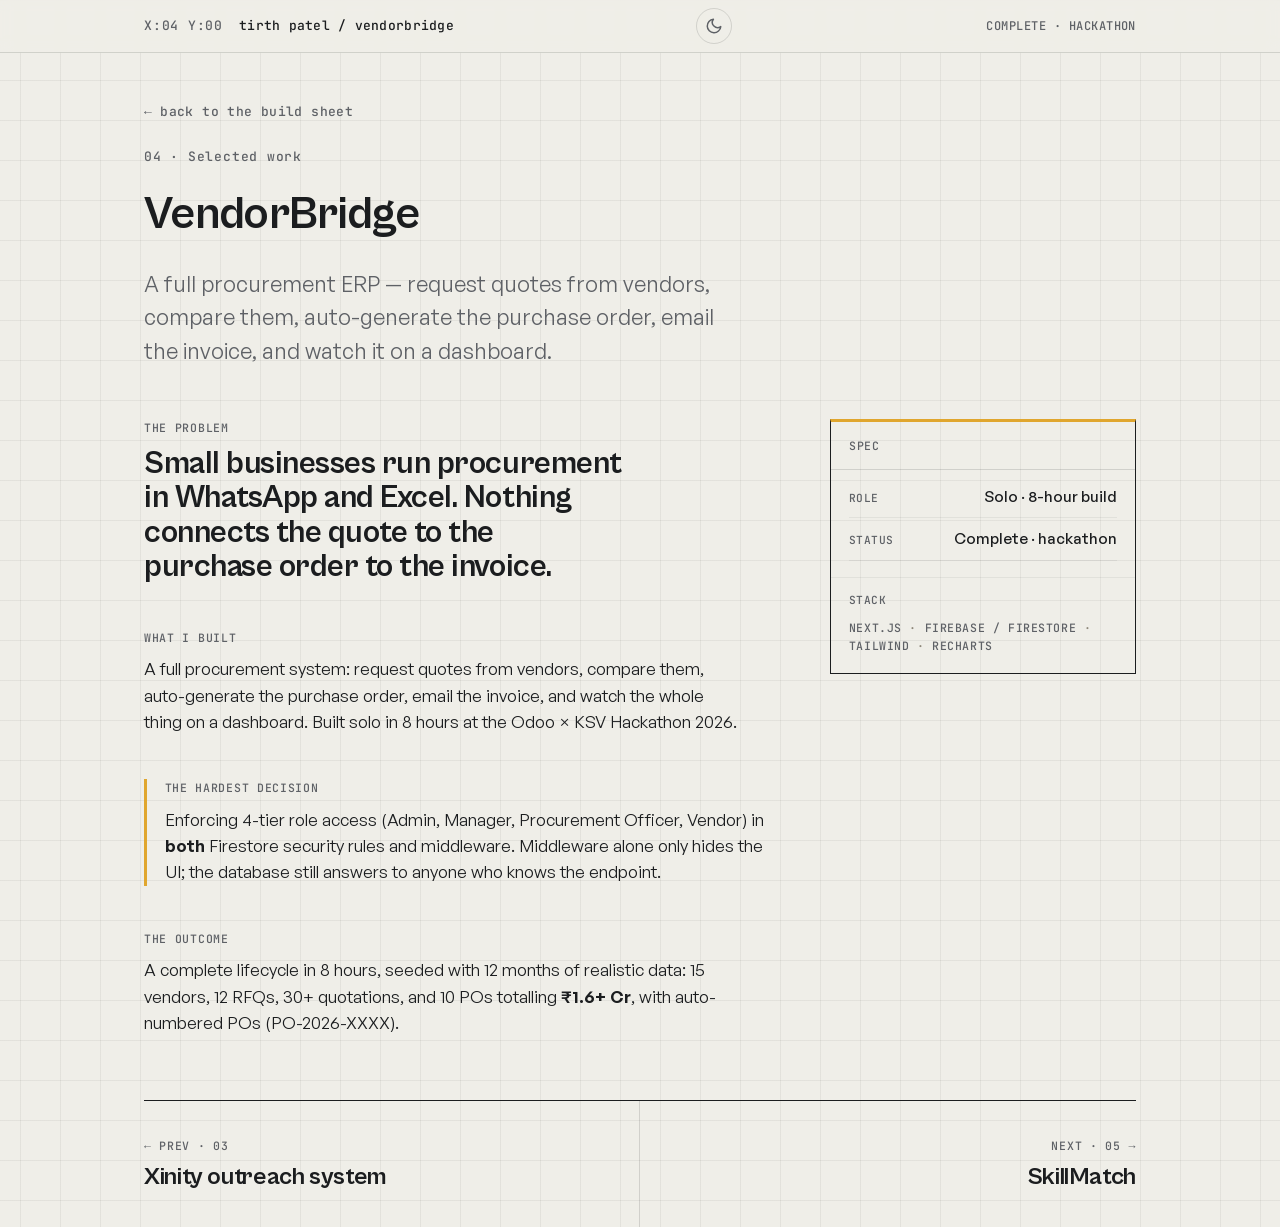
<file: projects/vendorbridge.html>
<!doctype html>
<html lang="en" class="no-js">
<head>
<meta charset="utf-8">
<meta name="viewport" content="width=device-width, initial-scale=1">
<title>VendorBridge — procurement ERP built in 8 hours · Tirth Patel</title>
<meta name="description" content="A full procurement system — quote to purchase order to invoice — built solo in 8 hours. Next.js, Firestore, Tailwind, Recharts.">
<meta name="theme-color" content="#EFEEE8">
<link rel="icon" href="../assets/favicon.svg" type="image/svg+xml">
<link rel="canonical" href="https://tirth-byte.github.io/portfolio/projects/vendorbridge.html">
<meta property="og:type" content="article">
<meta property="og:title" content="VendorBridge · Tirth Patel">
<meta property="og:description" content="A full procurement ERP built solo in 8 hours: quote → purchase order → invoice, ₹1.6+ Cr of seeded data.">
<meta property="og:url" content="https://tirth-byte.github.io/portfolio/projects/vendorbridge.html">
<meta property="og:site_name" content="Tirth Patel">
<meta property="og:image" content="https://tirth-byte.github.io/portfolio/assets/og.png">
<meta property="og:image:width" content="1200">
<meta property="og:image:height" content="630">
<meta name="twitter:card" content="summary_large_image">
<meta name="twitter:image" content="https://tirth-byte.github.io/portfolio/assets/og.png">
<script>document.documentElement.className = document.documentElement.className.replace("no-js","js");</script>
<script>(function(){try{var t=localStorage.getItem("portfolio-theme");if(!t&&window.matchMedia("(prefers-color-scheme:dark)").matches)t="dark";if(t==="dark")document.documentElement.setAttribute("data-theme","dark")}catch(e){}})()</script>
<link rel="preload" href="../assets/fonts/general-400.woff2" as="font" type="font/woff2" crossorigin>
<link rel="preload" href="../assets/fonts/cabinet-700.woff2" as="font" type="font/woff2" crossorigin>
<link rel="stylesheet" href="../assets/css/style.css">
<script src="../assets/js/theme.js" defer></script>
</head>
<body>

<header class="topbar">
  <div class="wrap">
    <span class="mono coord">x:04 y:00</span>
    <span class="who"><b>tirth patel</b> / vendorbridge</span>
    <span class="status nolink">complete · hackathon</span>
  </div>
</header>

<main id="main" class="wrap projtop">

  <a class="backlink" href="../index.html"><span aria-hidden="true">&larr;</span> back to the build sheet</a>

  <div class="projhead">
    <span class="n">04 · Selected work</span>
    <h1>VendorBridge</h1>
    <p class="one">A full procurement ERP — request quotes from vendors, compare them, auto-generate the purchase order, email the invoice, and watch it on a dashboard.</p>
  </div>

  <div class="projgrid">
    <div class="narr">
      <section>
        <div class="k">The problem</div>
        <h2>Small businesses run procurement in WhatsApp and Excel. Nothing connects the quote to the purchase order to the invoice.</h2>
      </section>
      <section>
        <div class="k">What I built</div>
        <p>A full procurement system: request quotes from vendors, compare them, auto-generate the purchase order, email the invoice, and watch the whole thing on a dashboard. Built solo in 8 hours at the Odoo × KSV Hackathon 2026.</p>
      </section>
      <section class="hardest">
        <div class="k">The hardest decision</div>
        <p>Enforcing 4-tier role access (Admin, Manager, Procurement Officer, Vendor) in <b>both</b> Firestore security rules and middleware. Middleware alone only hides the UI; the database still answers to anyone who knows the endpoint.</p>
      </section>
      <section>
        <div class="k">The outcome</div>
        <p>A complete lifecycle in 8 hours, seeded with 12 months of realistic data: 15 vendors, 12 RFQs, 30+ quotations, and 10 POs totalling <b>₹1.6+ Cr</b>, with auto-numbered POs (PO-2026-XXXX).</p>
      </section>
    </div>

    <aside class="spec" aria-label="Project specification">
      <div class="h">Spec</div>
      <dl>
        <div class="r"><dt>Role</dt><dd>Solo · 8-hour build</dd></div>
        <div class="r"><dt>Status</dt><dd>Complete · hackathon</dd></div>
      </dl>
      <div class="spec-stack"><div class="k">Stack</div><ul class="stack" aria-label="stack"><li>Next.js</li><li>Firebase / Firestore</li><li>Tailwind</li><li>Recharts</li></ul></div>
    </aside>
  </div>

  <nav class="pager" aria-label="Project navigation">
    <a class="prev" href="xinity.html"><div class="k">&larr; Prev · 03</div><div class="t">Xinity outreach system</div></a>
    <a class="next" href="skillmatch.html"><div class="k">Next · 05 &rarr;</div><div class="t">SkillMatch</div></a>
  </nav>

</main>

<script src="../assets/js/main.js" defer></script>
</body>
</html>
</file>
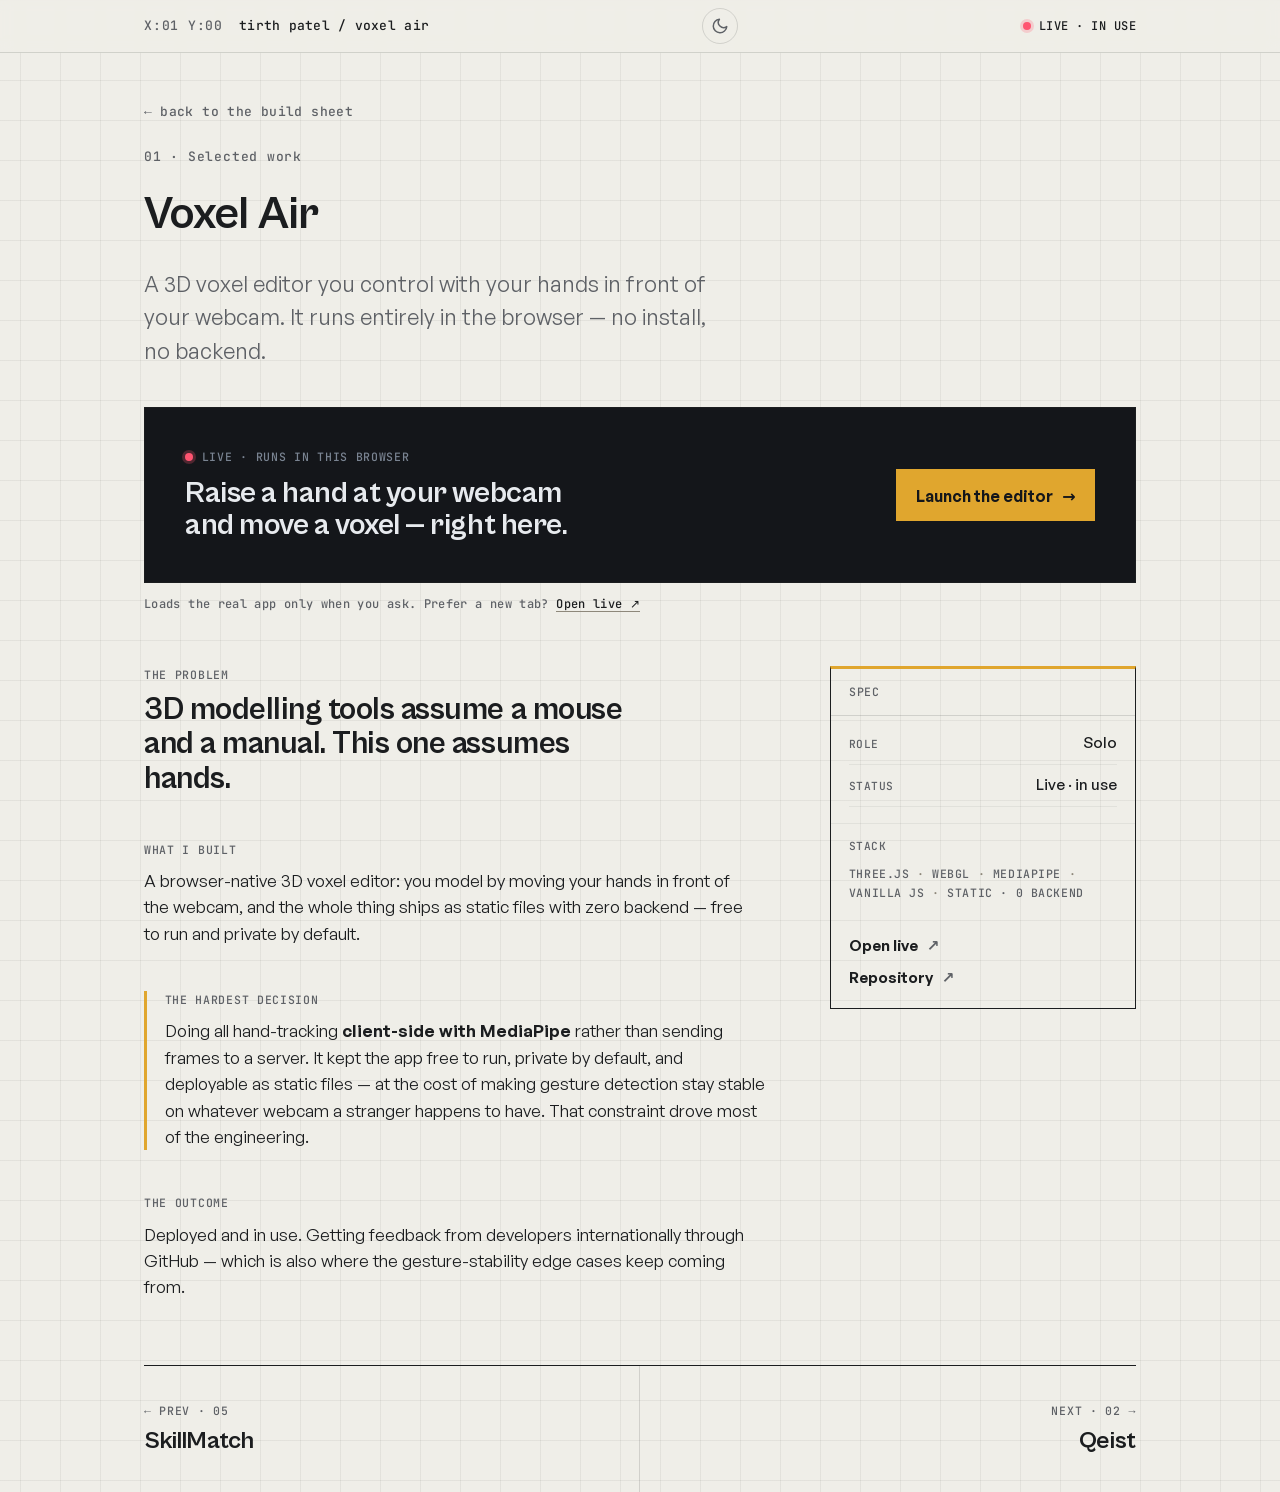
<file: projects/voxel-air.html>
<!doctype html>
<html lang="en" class="no-js">
<head>
<meta charset="utf-8">
<meta name="viewport" content="width=device-width, initial-scale=1">
<title>Voxel Air — gesture-controlled 3D editor · Tirth Patel</title>
<meta name="description" content="A 3D voxel editor you control with your hands in front of your webcam. Runs entirely in the browser — Three.js, WebGL, MediaPipe.">
<meta name="theme-color" content="#EFEEE8">
<link rel="icon" href="../assets/favicon.svg" type="image/svg+xml">
<link rel="canonical" href="https://tirth-byte.github.io/portfolio/projects/voxel-air.html">
<meta property="og:type" content="article">
<meta property="og:title" content="Voxel Air · Tirth Patel">
<meta property="og:description" content="3D modelling tools assume a mouse and a manual. This one assumes hands.">
<meta property="og:url" content="https://tirth-byte.github.io/portfolio/projects/voxel-air.html">
<meta property="og:site_name" content="Tirth Patel">
<meta property="og:image" content="https://tirth-byte.github.io/portfolio/assets/og.png">
<meta property="og:image:width" content="1200">
<meta property="og:image:height" content="630">
<meta name="twitter:card" content="summary_large_image">
<meta name="twitter:image" content="https://tirth-byte.github.io/portfolio/assets/og.png">
<script>document.documentElement.className = document.documentElement.className.replace("no-js","js");</script>
<script>(function(){try{var t=localStorage.getItem("portfolio-theme");if(!t&&window.matchMedia("(prefers-color-scheme:dark)").matches)t="dark";if(t==="dark")document.documentElement.setAttribute("data-theme","dark")}catch(e){}})()</script>
<link rel="preload" href="../assets/fonts/general-400.woff2" as="font" type="font/woff2" crossorigin>
<link rel="preload" href="../assets/fonts/cabinet-700.woff2" as="font" type="font/woff2" crossorigin>
<link rel="stylesheet" href="../assets/css/style.css">
<script src="../assets/js/theme.js" defer></script>
</head>
<body>

<header class="topbar">
  <div class="wrap">
    <span class="mono coord">x:01 y:00</span>
    <span class="who"><b>tirth patel</b> / voxel air</span>
    <a class="status" href="https://tirth-byte.github.io/Voxel-Air/" target="_blank" rel="noopener"><span class="dot" aria-hidden="true"></span>live · in use</a>
  </div>
</header>

<main id="main" class="wrap projtop">

  <a class="backlink" href="../index.html"><span aria-hidden="true">&larr;</span> back to the build sheet</a>

  <div class="projhead">
    <span class="n">01 · Selected work</span>
    <h1>Voxel Air</h1>
    <p class="one">A 3D voxel editor you control with your hands in front of your webcam. It runs entirely in the browser — no install, no backend.</p>
  </div>

  <div class="liveband inset on-dark" data-embed="https://tirth-byte.github.io/Voxel-Air/">
    <div class="l"><div class="k"><span class="dot" aria-hidden="true"></span>Live · runs in this browser</div>
      <p>Raise a hand at your webcam and move a voxel — right here.</p></div>
    <button class="btn invert" type="button" data-embed-launch>Launch the editor <span class="arw" aria-hidden="true">&rarr;</span></button>
  </div>
  <p class="hint" style="margin-top:.75rem">Loads the real app only when you ask. Prefer a new tab? <a class="link" href="https://tirth-byte.github.io/Voxel-Air/" target="_blank" rel="noopener">Open live&nbsp;&#8599;</a></p>
  <div class="projgrid">
    <div class="narr">
      <section>
        <div class="k">The problem</div>
        <h2>3D modelling tools assume a mouse and a manual. This one assumes hands.</h2>
      </section>
      <section>
        <div class="k">What I built</div>
        <p>A browser-native 3D voxel editor: you model by moving your hands in front of the webcam, and the whole thing ships as static files with zero backend — free to run and private by default.</p>
      </section>
      <section class="hardest">
        <div class="k">The hardest decision</div>
        <p>Doing all hand-tracking <b>client-side with MediaPipe</b> rather than sending frames to a server. It kept the app free to run, private by default, and deployable as static files — at the cost of making gesture detection stay stable on whatever webcam a stranger happens to have. That constraint drove most of the engineering.</p>
      </section>
      <section>
        <div class="k">The outcome</div>
        <p>Deployed and in use. Getting feedback from developers internationally through GitHub — which is also where the gesture-stability edge cases keep coming from.</p>
      </section>
    </div>

    <aside class="spec" aria-label="Project specification">
      <div class="h">Spec</div>
      <dl>
        <div class="r"><dt>Role</dt><dd>Solo</dd></div>
        <div class="r"><dt>Status</dt><dd>Live · in use</dd></div>
      </dl>
      <div class="spec-stack"><div class="k">Stack</div><ul class="stack" aria-label="stack"><li>Three.js</li><li>WebGL</li><li>MediaPipe</li><li>Vanilla JS</li><li>Static · 0 backend</li></ul></div>
      <div class="links">
        <a href="https://tirth-byte.github.io/Voxel-Air/" target="_blank" rel="noopener">Open live <span class="arw" aria-hidden="true">&#8599;</span></a>
        <a href="https://github.com/Tirth-byte/Voxel-Air" target="_blank" rel="noopener">Repository <span class="arw" aria-hidden="true">&#8599;</span></a>
      </div>
    </aside>
  </div>

  <nav class="pager" aria-label="Project navigation">
    <a class="prev" href="skillmatch.html"><div class="k">&larr; Prev · 05</div><div class="t">SkillMatch</div></a>
    <a class="next" href="qeist.html"><div class="k">Next · 02 &rarr;</div><div class="t">Qeist</div></a>
  </nav>

</main>

<script src="../assets/js/main.js" defer></script>
</body>
</html>
</file>
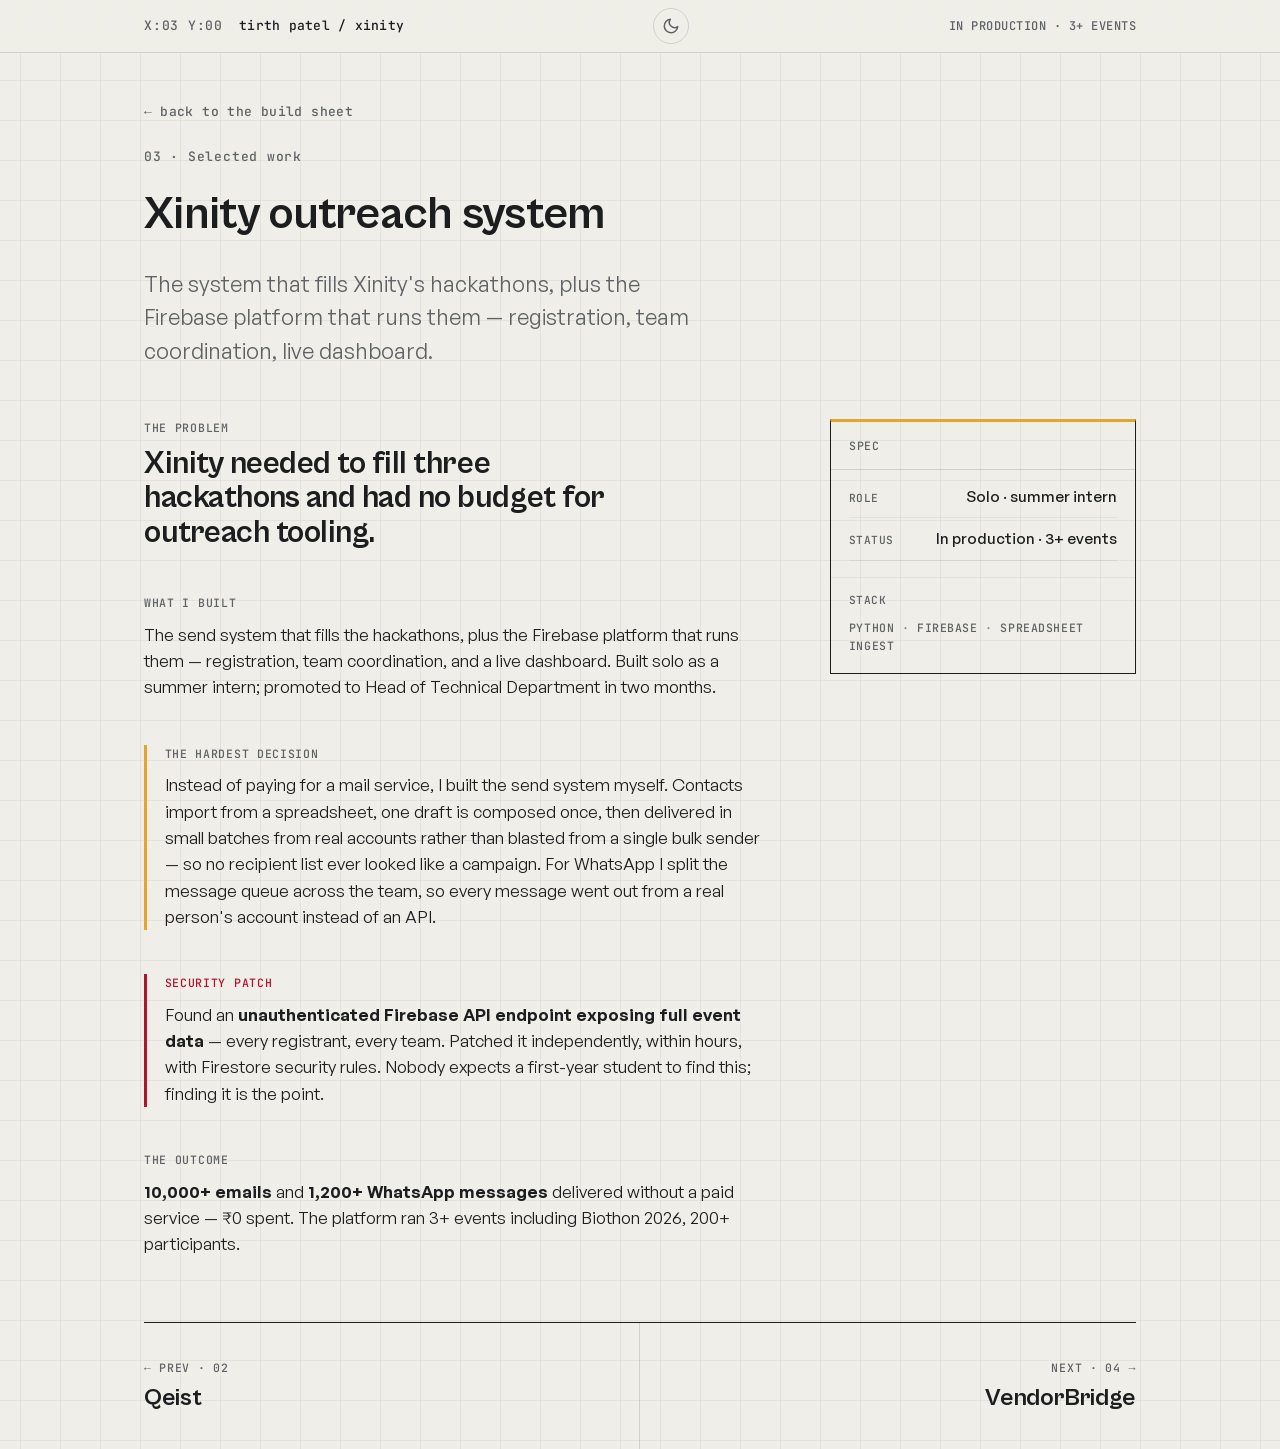
<file: projects/xinity.html>
<!doctype html>
<html lang="en" class="no-js">
<head>
<meta charset="utf-8">
<meta name="viewport" content="width=device-width, initial-scale=1">
<title>Xinity outreach system · Tirth Patel</title>
<meta name="description" content="10,000+ emails and 1,200+ WhatsApp messages delivered with ₹0 spent, plus the Firebase platform that ran 3+ hackathons.">
<meta name="theme-color" content="#EFEEE8">
<link rel="icon" href="../assets/favicon.svg" type="image/svg+xml">
<link rel="canonical" href="https://tirth-byte.github.io/portfolio/projects/xinity.html">
<meta property="og:type" content="article">
<meta property="og:title" content="Xinity outreach system · Tirth Patel">
<meta property="og:description" content="10,000+ emails and 1,200+ WhatsApp messages, ₹0 spent — and a Firebase platform running 3+ hackathons.">
<meta property="og:url" content="https://tirth-byte.github.io/portfolio/projects/xinity.html">
<meta property="og:site_name" content="Tirth Patel">
<meta property="og:image" content="https://tirth-byte.github.io/portfolio/assets/og.png">
<meta property="og:image:width" content="1200">
<meta property="og:image:height" content="630">
<meta name="twitter:card" content="summary_large_image">
<meta name="twitter:image" content="https://tirth-byte.github.io/portfolio/assets/og.png">
<script>document.documentElement.className = document.documentElement.className.replace("no-js","js");</script>
<script>(function(){try{var t=localStorage.getItem("portfolio-theme");if(!t&&window.matchMedia("(prefers-color-scheme:dark)").matches)t="dark";if(t==="dark")document.documentElement.setAttribute("data-theme","dark")}catch(e){}})()</script>
<link rel="preload" href="../assets/fonts/general-400.woff2" as="font" type="font/woff2" crossorigin>
<link rel="preload" href="../assets/fonts/cabinet-700.woff2" as="font" type="font/woff2" crossorigin>
<link rel="stylesheet" href="../assets/css/style.css">
<script src="../assets/js/theme.js" defer></script>
</head>
<body>

<header class="topbar">
  <div class="wrap">
    <span class="mono coord">x:03 y:00</span>
    <span class="who"><b>tirth patel</b> / xinity</span>
    <span class="status nolink">in production · 3+ events</span>
  </div>
</header>

<main id="main" class="wrap projtop">

  <a class="backlink" href="../index.html"><span aria-hidden="true">&larr;</span> back to the build sheet</a>

  <div class="projhead">
    <span class="n">03 · Selected work</span>
    <h1>Xinity outreach system</h1>
    <p class="one">The system that fills Xinity's hackathons, plus the Firebase platform that runs them — registration, team coordination, live dashboard.</p>
  </div>

  <div class="projgrid">
    <div class="narr">
      <section>
        <div class="k">The problem</div>
        <h2>Xinity needed to fill three hackathons and had no budget for outreach tooling.</h2>
      </section>
      <section>
        <div class="k">What I built</div>
        <p>The send system that fills the hackathons, plus the Firebase platform that runs them — registration, team coordination, and a live dashboard. Built solo as a summer intern; promoted to Head of Technical Department in two months.</p>
      </section>
      <section class="hardest">
        <div class="k">The hardest decision</div>
        <p>Instead of paying for a mail service, I built the send system myself. Contacts import from a spreadsheet, one draft is composed once, then delivered in small batches from real accounts rather than blasted from a single bulk sender — so no recipient list ever looked like a campaign. For WhatsApp I split the message queue across the team, so every message went out from a real person's account instead of an API.</p>
      </section>
      <section class="secpatch">
        <div class="k">Security patch</div>
        <p>Found an <b>unauthenticated Firebase API endpoint exposing full event data</b> — every registrant, every team. Patched it independently, within hours, with Firestore security rules. Nobody expects a first-year student to find this; finding it is the point.</p>
      </section>
      <section>
        <div class="k">The outcome</div>
        <p><b>10,000+ emails</b> and <b>1,200+ WhatsApp messages</b> delivered without a paid service — ₹0 spent. The platform ran 3+ events including Biothon 2026, 200+ participants.</p>
      </section>
    </div>

    <aside class="spec" aria-label="Project specification">
      <div class="h">Spec</div>
      <dl>
        <div class="r"><dt>Role</dt><dd>Solo · summer intern</dd></div>
        <div class="r"><dt>Status</dt><dd>In production · 3+ events</dd></div>
      </dl>
      <div class="spec-stack"><div class="k">Stack</div><ul class="stack" aria-label="stack"><li>Python</li><li>Firebase</li><li>Spreadsheet ingest</li></ul></div>
    </aside>
  </div>

  <nav class="pager" aria-label="Project navigation">
    <a class="prev" href="qeist.html"><div class="k">&larr; Prev · 02</div><div class="t">Qeist</div></a>
    <a class="next" href="vendorbridge.html"><div class="k">Next · 04 &rarr;</div><div class="t">VendorBridge</div></a>
  </nav>

</main>

<script src="../assets/js/main.js" defer></script>
</body>
</html>
</file>
<file: assets/css/style.css>
/* ============================================================
   Tirth Patel — portfolio
   "Drafting Table": light orthographic build-sheet
   ============================================================ */

/* ---------- fonts (self-hosted, latin, swap) ---------- */
@font-face{font-family:"Cabinet Grotesk";src:url("../fonts/cabinet-500.woff2") format("woff2");font-weight:500;font-style:normal;font-display:swap}
@font-face{font-family:"Cabinet Grotesk";src:url("../fonts/cabinet-700.woff2") format("woff2");font-weight:700;font-style:normal;font-display:swap}
@font-face{font-family:"Cabinet Grotesk";src:url("../fonts/cabinet-800.woff2") format("woff2");font-weight:800;font-style:normal;font-display:swap}
@font-face{font-family:"General Sans";src:url("../fonts/general-400.woff2") format("woff2");font-weight:400;font-style:normal;font-display:swap}
@font-face{font-family:"General Sans";src:url("../fonts/general-500.woff2") format("woff2");font-weight:500;font-style:normal;font-display:swap}
@font-face{font-family:"General Sans";src:url("../fonts/general-600.woff2") format("woff2");font-weight:600;font-style:normal;font-display:swap}
@font-face{font-family:"JetBrains Mono";src:url("../fonts/mono-500.woff2") format("woff2");font-weight:500;font-style:normal;font-display:swap}

/* ---------- tokens ---------- */
:root{
  --paper:#EFEEE8;
  --paper-2:#E7E4DA;
  --ink:#1B1D1F;
  --mute:#5E6166;
  --vox-top:#D8D4CC;
  --vox-mid:#B7B2A7;
  --vox-low:#8E887B;
  --signal:#E0A62E;
  --inset:#14161A;
  --live:#FF5470;       /* webcam-record pink — borders & dots only, never text */
  --live-ink:#B3122E;   /* text-safe alert red (AA on paper) */
  --line:rgba(27,29,31,.14);
  --line-faint:rgba(27,29,31,.06);

  --fdisplay:"Cabinet Grotesk",system-ui,sans-serif;
  --fbody:"General Sans",system-ui,sans-serif;
  --fmono:"JetBrains Mono",ui-monospace,monospace;

  --wrap:1120px;
  --gutter:clamp(20px,5vw,64px);
}

/* ---------- reset ---------- */
*,*::before,*::after{box-sizing:border-box}
html{-webkit-text-size-adjust:100%}
body{margin:0}
img,svg,canvas{display:block;max-width:100%}
a{color:inherit}
button{font:inherit;color:inherit}
h1,h2,h3,p,ul,figure{margin:0}
ul{padding:0;list-style:none}

/* ---------- base ---------- */
html{scroll-behavior:smooth}
body{
  background:var(--paper);
  color:var(--ink);
  font-family:var(--fbody);
  font-size:17px;
  line-height:1.55;
  font-weight:400;
  /* the drafting grid — faint, orthographic */
  background-image:
    linear-gradient(var(--line-faint) 1px,transparent 1px),
    linear-gradient(90deg,var(--line-faint) 1px,transparent 1px);
  background-size:40px 40px;
  background-position:calc(50% - 0px) 0;
  -webkit-font-smoothing:antialiased;
  text-rendering:optimizeLegibility;
}

.wrap{max-width:var(--wrap);margin-inline:auto;padding-inline:var(--gutter)}

/* ---------- type ---------- */
.display{font-family:var(--fdisplay);font-weight:800;line-height:.92;letter-spacing:-.02em}
h1,.h1{font-family:var(--fdisplay);font-weight:700;font-size:clamp(2rem,1.3rem + 3vw,2.9rem);line-height:1.02;letter-spacing:-.015em}
h2,.h2{font-family:var(--fdisplay);font-weight:500;font-size:clamp(1.4rem,1.1rem + 1.4vw,1.85rem);line-height:1.08;letter-spacing:-.01em}
.lede{font-size:clamp(1.15rem,1rem + .7vw,1.4rem);line-height:1.4;max-width:34ch}
.mono{font-family:var(--fmono);font-weight:500;font-size:.8125rem;letter-spacing:.06em;text-transform:uppercase;color:var(--mute)}
.mono-lo{font-family:var(--fmono);font-weight:500;font-size:.8125rem;letter-spacing:.02em;color:var(--mute);text-transform:none}
.caption{font-size:.875rem;font-weight:500}

/* visually hidden but in the a11y tree */
.vh{position:absolute;width:1px;height:1px;padding:0;margin:-1px;overflow:hidden;clip:rect(0 0 0 0);white-space:nowrap;border:0}

/* ---------- links / focus floor ---------- */
a{text-decoration:none}
:focus-visible{outline:2.5px solid var(--ink);outline-offset:3px;border-radius:1px}
.on-dark :focus-visible,.inset :focus-visible{outline-color:var(--signal)}

/* underline links used inline in prose */
.link{color:var(--ink);box-shadow:inset 0 -1px 0 var(--vox-low);transition:box-shadow .15s ease,background-color .15s ease}
.link:hover{box-shadow:inset 0 -2px 0 var(--signal)}

/* ---------- top bar ---------- */
.topbar{position:sticky;top:0;z-index:40;background:color-mix(in srgb,var(--paper) 88%,transparent);backdrop-filter:blur(6px);border-bottom:1px solid var(--line)}
.topbar .wrap{display:flex;align-items:center;gap:1rem;height:52px}
.topbar .coord{color:var(--mute)}
.topbar .who{font-family:var(--fmono);font-size:.8125rem;letter-spacing:.02em;color:var(--ink)}
.topbar .who b{font-weight:500}
.topbar .status{margin-left:auto;display:inline-flex;align-items:center;gap:.5rem;font-family:var(--fmono);font-size:.75rem;letter-spacing:.04em;color:var(--ink);text-transform:uppercase}
.topbar .status .dot{width:8px;height:8px;background:var(--live);border-radius:50%;box-shadow:0 0 0 3px color-mix(in srgb,var(--live) 22%,transparent)}
@media (max-width:560px){.topbar .who{display:none}}

/* ---------- section scaffolding ---------- */
.section{border-top:1px solid var(--line);padding-block:clamp(2.75rem,6vw,4.5rem)}
.section:first-of-type{border-top:0}
.sechead{display:flex;align-items:baseline;gap:1rem;margin-bottom:2rem}
.sechead .tag{color:var(--mute);white-space:nowrap}
.sechead .rule{flex:1;height:1px;background:var(--line)}

/* ---------- HERO ---------- */
.hero{padding-top:clamp(2.5rem,6vw,4.75rem);padding-bottom:clamp(2.75rem,6vw,4.5rem)}
.hero .kicker{color:var(--mute);margin-bottom:clamp(1.25rem,3vw,2rem)}
/* wordmark stage: fixed aspect to prevent CLS */
.wordmark{position:relative;width:min(560px,100%);aspect-ratio:56/25;margin-bottom:clamp(1.5rem,4vw,2.25rem)}
.wordmark canvas,.wordmark .fallback{position:absolute;inset:0;width:100%;height:100%}
.wordmark .fallback{display:flex;align-items:center}
/* Cabinet fallback name (JS-off or wordmark killed) */
.name-fallback{font-family:var(--fdisplay);font-weight:800;font-size:clamp(3.2rem,8vw + 1rem,6rem);line-height:.86;letter-spacing:-.03em;color:var(--ink)}
.wordmark canvas{z-index:2}
.wordmark .fallback{z-index:1}
.no-js .wordmark canvas{display:none}
.js .wordmark .fallback{display:none}
/* re-show Cabinet name if canvas can't render */
.wordmark.fallback-on canvas{display:none}
.wordmark.fallback-on .fallback{display:flex}

.hero .role{font-family:var(--fmono);font-size:.8125rem;letter-spacing:.04em;color:var(--mute);text-transform:uppercase;margin-bottom:1.5rem}
.hero .pitch{font-size:clamp(1.35rem,1rem + 1.8vw,2.1rem);font-family:var(--fdisplay);font-weight:500;line-height:1.12;letter-spacing:-.012em;max-width:20ch}
.hero .second{margin-top:1rem;color:var(--mute);font-size:1.0625rem;max-width:46ch}
.hook{margin-top:1.5rem;font-family:var(--fdisplay);font-weight:500;font-size:clamp(1.15rem,1rem + .9vw,1.55rem);line-height:1.24;letter-spacing:-.01em;max-width:30ch;color:var(--ink);border-left:3px solid var(--signal);padding-left:1rem}
.hook b{font-weight:700}

.hero-cta{display:flex;flex-wrap:wrap;gap:.75rem;margin-top:clamp(1.75rem,4vw,2.5rem);align-items:center}

/* ---------- buttons ---------- */
.btn{display:inline-flex;align-items:center;gap:.6rem;padding:.7rem 1.15rem;font-weight:600;font-size:1rem;background:var(--ink);color:var(--paper);border:1.5px solid var(--ink);border-top:3px solid var(--signal);cursor:pointer;transition:transform .12s ease,box-shadow .12s ease}
.btn .arw{transition:transform .18s ease}
.btn:hover{transform:translate(-2px,-2px);box-shadow:4px 4px 0 var(--vox-low)}
.btn:hover .arw{transform:translateX(3px)}
.btn.ghost{background:transparent;color:var(--ink)}
.btn.ghost:hover{box-shadow:4px 4px 0 var(--vox-mid)}
.btn[disabled]{cursor:default;opacity:.55}
.btn[disabled]:hover{transform:none;box-shadow:none}
.hint{font-family:var(--fmono);font-size:.75rem;letter-spacing:.03em;color:var(--mute)}

/* ---------- project blocks (extruded voxels) ---------- */
.blocks{display:grid;gap:clamp(1rem,2.5vw,1.5rem)}
.pair{display:grid;grid-template-columns:1fr 1fr;gap:clamp(1rem,2.5vw,1.5rem)}
@media (max-width:720px){.pair{grid-template-columns:1fr}}

.block{
  position:relative;display:block;background:var(--paper);
  border:1.5px solid var(--ink);
  border-top-color:var(--signal);border-top-width:3px;      /* lit top face */
  box-shadow:6px 6px 0 var(--vox-mid);                       /* extruded shadow faces */
  padding:clamp(1.25rem,3vw,1.9rem);
  transition:transform .16s cubic-bezier(.2,.7,.3,1),box-shadow .16s cubic-bezier(.2,.7,.3,1);
}
.block h3 a.link-stretch{color:inherit}
.block h3 a.link-stretch::after{content:"";position:absolute;inset:0;z-index:1}
.block:has(.link-stretch:hover),.block:has(.link-stretch:focus-visible){transform:translate(-4px,-4px);box-shadow:10px 10px 0 var(--vox-low)}
.block:has(.link-stretch:focus-visible){outline:2.5px solid var(--ink);outline-offset:4px}
/* keep in-card real links clickable above the stretched hit-area */
.block .qquote,.block .stack,.block a:not(.link-stretch){position:relative;z-index:2}

/* Qeist testimonial */
.qquote{margin:1.15rem 0 0;border-left:3px solid var(--signal);padding-left:1rem;font-family:var(--fdisplay);font-weight:500;font-size:1.05rem;line-height:1.3;letter-spacing:-.005em;color:var(--ink)}
.qquote cite{display:block;font-family:var(--fmono);font-size:.68rem;letter-spacing:.04em;color:var(--mute);text-transform:uppercase;font-style:normal;margin-top:.7rem;line-height:1.4}
.block .idx{display:flex;justify-content:space-between;align-items:baseline;margin-bottom:1rem;gap:1rem}
.block .idx .n{font-family:var(--fmono);font-weight:500;font-size:.8125rem;letter-spacing:.06em;color:var(--ink)}
.block .idx .coord{font-family:var(--fmono);font-size:.75rem;color:var(--mute);letter-spacing:.04em}
.block h3{font-family:var(--fdisplay);font-weight:700;font-size:clamp(1.4rem,1.1rem + 1.2vw,1.9rem);line-height:1.02;letter-spacing:-.015em}
.block .sub{color:var(--mute);margin-top:.35rem;font-size:1.0625rem}

/* the hero block (voxel air) is bigger + a two-col inner */
.block.lead{border-top-width:4px}
.block.lead .idx .n{font-size:.875rem}
.block.lead .lead-grid{display:grid;grid-template-columns:1.1fr .9fr;gap:clamp(1.25rem,3vw,2.25rem);align-items:end}
@media (max-width:720px){.block.lead .lead-grid{grid-template-columns:1fr}}

/* outcome-first line inside a block */
.outcome{margin-top:1.1rem;font-size:1.0625rem;line-height:1.5}
.outcome .big{font-family:var(--fdisplay);font-weight:700;font-size:clamp(1.35rem,1.1rem + 1vw,1.75rem);letter-spacing:-.01em;display:block;margin-bottom:.15rem}
.decision{margin-top:1rem;color:var(--mute);font-size:1rem;line-height:1.5;max-width:52ch}
.decision b{color:var(--ink);font-weight:600}
.stack{margin-top:1.15rem;font-family:var(--fmono);font-size:.72rem;letter-spacing:.05em;color:var(--mute);text-transform:uppercase;line-height:1.6}
.stack li{display:inline}
.stack li:not(:last-child)::after{content:"  ·  ";color:var(--vox-low)}
.gomore{margin-top:1.15rem;display:inline-flex;align-items:center;gap:.5rem;font-weight:600;color:var(--ink)}
.gomore .arw{transition:transform .18s ease}
a.block:hover .gomore .arw{transform:translateX(4px)}

/* ---------- security patch band (deliberately NOT a card) ---------- */
.patch{border:1.5px solid var(--ink);border-left:4px solid var(--live);background:var(--paper-2);padding:clamp(1.25rem,3vw,1.75rem)}
.patch .lbl{font-family:var(--fmono);font-size:.75rem;letter-spacing:.06em;text-transform:uppercase;color:var(--live-ink);margin-bottom:.6rem;display:flex;align-items:center;gap:.5rem}
.patch p{font-size:1.0625rem;line-height:1.5;max-width:64ch}
.patch b{font-weight:600}

/* ---------- proof / evidence (asymmetric — a claim, not a dashboard) ---------- */
.evidence{display:grid;grid-template-columns:minmax(0,.85fr) minmax(0,1.15fr);gap:clamp(1.5rem,4vw,3.5rem);align-items:start}
@media (max-width:720px){.evidence{grid-template-columns:1fr;gap:1.75rem}}
.featured{border-top:3px solid var(--signal);padding-top:1rem}
.fnum{font-family:var(--fdisplay);font-weight:800;font-size:clamp(4rem,3rem + 6vw,7rem);line-height:.82;letter-spacing:-.04em;display:flex;align-items:baseline;gap:.4rem}
.fsup{font-family:var(--fmono);font-weight:500;font-size:.8125rem;letter-spacing:.06em;text-transform:uppercase;color:var(--mute)}
.flab{margin-top:1rem;font-size:1.0625rem;line-height:1.45;color:var(--ink);max-width:34ch}
.ev-list{display:grid;gap:0}
.ev-list li{font-size:1.0625rem;line-height:1.45;padding:.9rem 0;border-bottom:1px solid var(--line)}
.ev-list li:first-child{padding-top:.2rem}
.ev-list li:last-child{border-bottom:0}
.ev-list b{font-weight:600}

/* ---------- skills (defensible, two rows, not a logo grid) ---------- */
.skills{display:grid;gap:1.5rem}
.skillrow .k{font-family:var(--fmono);font-size:.75rem;letter-spacing:.05em;text-transform:uppercase;color:var(--mute);margin-bottom:.7rem}
.skillrow .v{display:flex;flex-wrap:wrap;gap:.5rem}
.skillrow .v span{font-size:.95rem;font-weight:500;border-bottom:2px solid var(--vox-mid);padding-bottom:1px}
.skillnote{font-size:1.0625rem;line-height:1.5;color:var(--mute);max-width:60ch}
.skillnote b{color:var(--ink);font-weight:600}

/* ---------- live tool: read a pull request ---------- */
.prtool{display:grid;gap:1.1rem}
.pr-h{font-family:var(--fdisplay);font-weight:700;font-size:clamp(1.5rem,1.2rem + 1.2vw,2rem);letter-spacing:-.015em;line-height:1.03}
.pr-lead{color:var(--mute);max-width:66ch;line-height:1.5}
.pr-form{display:flex;flex-wrap:wrap;gap:.6rem;margin-top:.4rem}
.pr-input{flex:1 1 15rem;min-width:0;font-family:var(--fmono);font-size:.9rem;color:var(--ink);background:var(--paper);border:1.5px solid var(--ink);border-top-width:1.5px;padding:.7rem .85rem}
.pr-input:focus-visible{outline:2.5px solid var(--ink);outline-offset:2px}
.pr-form .btn{flex:0 0 auto}
.pr-examples{display:flex;flex-wrap:wrap;align-items:center;gap:.5rem}
.pr-chip{font-family:var(--fmono);font-size:.72rem;letter-spacing:.03em;color:var(--mute);background:transparent;border:1px solid var(--line);padding:.35rem .6rem;cursor:pointer;transition:border-color .14s ease,color .14s ease}
.pr-chip:hover{color:var(--ink);border-color:var(--signal)}

.pr-out{border:1.5px solid var(--ink);border-top:3px solid var(--signal);background:var(--paper);padding:clamp(1rem,3vw,1.5rem);min-height:6.5rem}
/* status / error states — each is a distinct, visible box */
.pr-msg{border:1.5px solid var(--line);border-left-width:3px;border-left-color:var(--mute);padding:.85rem 1.05rem;background:var(--paper)}
.pr-msg__label{font-family:var(--fmono);font-size:.68rem;letter-spacing:.06em;text-transform:uppercase;color:var(--mute);margin-bottom:.4rem}
.pr-msg__body{font-size:1rem;line-height:1.5;color:var(--ink)}
.pr-msg__body code{font-family:var(--fmono);font-size:.85em;background:var(--paper-2);padding:.1em .35em;border:1px solid var(--line)}
.pr-msg--rate,.pr-msg--malformed{border-left-color:var(--signal)}
.pr-msg--rate .pr-msg__label,.pr-msg--malformed .pr-msg__label{color:#8A6410}
.pr-msg--notfound,.pr-msg--network,.pr-msg--timeout{border-left-color:var(--live-ink)}
.pr-msg--notfound .pr-msg__label,.pr-msg--network .pr-msg__label,.pr-msg--timeout .pr-msg__label{color:var(--live-ink)}
.pr-msg--wait .dots::after{content:"\2026";margin-left:.1em}
@media (prefers-reduced-motion:no-preference){.pr-msg--wait .dots{animation:prqpulse 1s ease-in-out infinite}}
@keyframes prqpulse{0%,100%{opacity:.3}50%{opacity:1}}
/* cached-fallback badge (examples never fail) */
.pr-cachebadge{font-family:var(--fmono);font-size:.66rem;letter-spacing:.05em;text-transform:uppercase;color:#8A6410;border:1px solid var(--signal);border-left-width:3px;padding:.45rem .7rem;margin-bottom:1rem;background:color-mix(in srgb,var(--signal) 9%,var(--paper))}
.pr-head{display:flex;flex-wrap:wrap;align-items:baseline;gap:.6rem .9rem}
.pr-state{font-family:var(--fmono);font-size:.68rem;letter-spacing:.06em;text-transform:uppercase;padding:.2rem .45rem;border:1px solid var(--line);color:var(--mute)}
.pr-state-open{color:var(--ink);border-color:var(--ink)}
.pr-state-merged{color:var(--signal);border-color:var(--signal)}
.pr-title{font-family:var(--fdisplay);font-weight:700;font-size:clamp(1.1rem,1rem + .6vw,1.35rem);letter-spacing:-.01em;line-height:1.1;box-shadow:inset 0 -1px 0 var(--vox-mid)}
.pr-title:hover{box-shadow:inset 0 -2px 0 var(--signal)}
.pr-by{font-family:var(--fmono);font-size:.72rem;letter-spacing:.03em;color:var(--mute);margin-top:.5rem;text-transform:uppercase}
.pr-stats{display:flex;gap:1.5rem;margin-top:1rem;padding-bottom:1rem;border-bottom:1px solid var(--line);font-family:var(--fmono);font-size:.9rem;color:var(--mute)}
.pr-stats b{font-family:var(--fdisplay);font-size:1.35rem;color:var(--ink);letter-spacing:-.02em}
.pr-add{color:#2F7D5B}.pr-del{color:var(--live-ink)}
.pr-add b,.pr-del b{color:inherit}
.pr-files{margin:1rem 0 0;display:grid;gap:0}
.pr-file{display:grid;grid-template-columns:auto 1fr auto;align-items:center;gap:.75rem;padding:.6rem 0;border-bottom:1px solid var(--line-faint);font-size:.95rem}
.pr-cat{font-family:var(--fmono);font-size:.66rem;letter-spacing:.05em;text-transform:uppercase;color:var(--mute);border:1px solid var(--line);padding:.18rem .4rem;min-width:4.2rem;text-align:center}
.pr-fn{font-family:var(--fmono);font-size:.82rem;color:var(--ink);word-break:break-all;box-shadow:inset 0 -1px 0 transparent}
.pr-fn:hover{box-shadow:inset 0 -1px 0 var(--signal)}
.pr-delta{font-family:var(--fmono);font-size:.78rem;white-space:nowrap}
.pr-sens{grid-column:2 / -1;justify-self:start;font-family:var(--fmono);font-size:.64rem;letter-spacing:.05em;text-transform:uppercase;color:var(--live-ink);border:1px solid var(--live-ink);padding:.12rem .4rem;margin-top:.15rem}
.pr-note{margin-top:1rem;font-size:1.0625rem;line-height:1.45}
.pr-note b{font-weight:700}
.pr-src{margin-top:.7rem;font-family:var(--fmono);font-size:.68rem;letter-spacing:.04em;color:var(--mute);text-transform:uppercase}

/* ---------- experience (build log) ---------- */
.log{border-top:1px solid var(--line)}
.log .row{display:flex;justify-content:space-between;align-items:baseline;gap:.4rem 2rem;flex-wrap:wrap;padding:1.15rem 0;border-bottom:1px solid var(--line)}
.log .rl{display:flex;flex-wrap:wrap;align-items:baseline;gap:.4rem 1rem}
.log .where{font-family:var(--fdisplay);font-weight:700;font-size:1.2rem;letter-spacing:-.01em}
.log .title{font-weight:500;font-size:1rem}
.log .when{font-family:var(--fmono);font-size:.72rem;letter-spacing:.03em;color:var(--mute);text-transform:uppercase;white-space:nowrap}

/* ---------- proof list ---------- */
.proof{display:grid;grid-template-columns:1fr 1fr;gap:.9rem 2rem}
@media (max-width:640px){.proof{grid-template-columns:1fr}}
.proof li{display:flex;gap:.85rem;align-items:baseline;font-size:1.0625rem;line-height:1.4;padding-bottom:.9rem;border-bottom:1px solid var(--line-faint)}
.proof .m{font-family:var(--fmono);font-size:.7rem;color:var(--mute);letter-spacing:.05em;padding-top:.15rem;white-space:nowrap}
.proof b{font-weight:600}

/* ---------- footer / contact ---------- */
.foot{border-top:1px solid var(--ink);padding-block:clamp(2.5rem,6vw,4rem)}
.foot .lead{font-family:var(--fdisplay);font-weight:700;font-size:clamp(1.5rem,1.15rem + 1.4vw,2.05rem);letter-spacing:-.02em;line-height:1.05;max-width:24ch}
.foot .contactrow{display:flex;flex-wrap:wrap;gap:.75rem 2rem;margin-top:1.75rem}
.foot a.big{display:inline-flex;align-items:center;gap:.5rem;font-weight:600;font-size:1.15rem;box-shadow:inset 0 -2px 0 var(--vox-mid)}
.foot a.big:hover{box-shadow:inset 0 -2px 0 var(--signal)}
.foot .meta{margin-top:2.5rem;display:flex;flex-wrap:wrap;justify-content:space-between;gap:1rem;color:var(--mute)}

/* ============================================================
   PROJECT PAGE
   ============================================================ */
.projtop{padding-top:clamp(1.75rem,4vw,2.75rem)}
.backlink{display:inline-flex;align-items:center;gap:.5rem;font-family:var(--fmono);font-size:.8125rem;letter-spacing:.03em;color:var(--mute)}
.backlink:hover{color:var(--ink)}
.projhead{display:flex;flex-wrap:wrap;align-items:baseline;justify-content:space-between;gap:1rem;margin-top:1.5rem}
.projhead .n{font-family:var(--fmono);font-size:.8125rem;letter-spacing:.06em;color:var(--mute)}
.projhead h1{margin-top:.5rem;width:100%}
.projhead .one{color:var(--mute);font-size:clamp(1.1rem,1rem + .5vw,1.35rem);max-width:44ch;margin-top:.75rem}

/* live band — an honest CTA, not a fake screenshot */
.liveband{margin-top:clamp(1.75rem,4vw,2.5rem);background:var(--inset);color:#E7EAEE;border:1.5px solid var(--ink);padding:clamp(1.5rem,4vw,2.5rem);display:flex;flex-wrap:wrap;align-items:center;justify-content:space-between;gap:1.5rem}
.liveband .l .k{font-family:var(--fmono);font-size:.72rem;letter-spacing:.06em;text-transform:uppercase;color:#7A8492;display:flex;align-items:center;gap:.55rem}
.liveband .l .k .dot{width:8px;height:8px;border-radius:50%;background:var(--live);box-shadow:0 0 0 3px color-mix(in srgb,var(--live) 25%,transparent)}
.liveband .l p{font-family:var(--fdisplay);font-weight:700;font-size:clamp(1.3rem,1rem + 1.4vw,1.9rem);letter-spacing:-.015em;margin-top:.75rem;max-width:22ch;line-height:1.05}
.btn.invert{background:var(--signal);border-color:var(--signal);color:var(--inset)}
.btn.invert:hover{box-shadow:4px 4px 0 rgba(0,0,0,.35)}

.projgrid{display:grid;grid-template-columns:1.35fr .65fr;gap:clamp(1.5rem,4vw,3.5rem);margin-top:clamp(2rem,5vw,3.25rem)}
@media (max-width:760px){.projgrid{grid-template-columns:1fr;gap:2rem}}
.narr section{margin-top:clamp(2rem,4vw,2.75rem)}
.narr section:first-child{margin-top:0}
.narr .k{font-family:var(--fmono);font-size:.72rem;letter-spacing:.06em;text-transform:uppercase;color:var(--mute);margin-bottom:.6rem}
.narr p{font-size:1.0625rem;line-height:1.55;max-width:60ch}
.narr p + p{margin-top:.9rem}
.narr p b{font-weight:600}
/* problem statement reads as the page's lede */
.narr section > h2{font-family:var(--fdisplay);font-weight:700;font-size:clamp(1.5rem,1.2rem + 1.3vw,2rem);line-height:1.08;letter-spacing:-.015em;max-width:24ch}
/* the hardest decision — the section that matters most (gold = the one to read) */
.narr section.hardest{border-left:3px solid var(--signal);padding-left:1.1rem}
/* security patch — its own flagged section */
.narr section.secpatch{border-left:3px solid var(--live-ink);padding-left:1.1rem}
.narr section.secpatch .k{color:var(--live-ink)}

.spec{align-self:start;position:sticky;top:72px;border:1.5px solid var(--ink);border-top:3px solid var(--signal)}
.spec .h{font-family:var(--fmono);font-size:.72rem;letter-spacing:.06em;text-transform:uppercase;color:var(--mute);padding:.9rem 1.1rem;border-bottom:1px solid var(--line)}
.spec dl{margin:0;padding:.4rem 1.1rem 1rem}
.spec .r{display:grid;grid-template-columns:auto 1fr;gap:.75rem;padding:.55rem 0;border-bottom:1px solid var(--line-faint);align-items:baseline}
.spec dt{font-family:var(--fmono);font-size:.7rem;letter-spacing:.04em;text-transform:uppercase;color:var(--mute)}
.spec dd{margin:0;text-align:right;font-size:.95rem;font-weight:500}
.spec .links{padding:.9rem 1.1rem 1.1rem;display:grid;gap:.55rem}
.spec .links a{display:flex;align-items:center;gap:.55rem;font-weight:600;font-size:.95rem}
.spec .links a:hover{color:var(--ink)}
.spec .links a .arw{color:var(--mute);transition:transform .16s ease,color .16s ease}
.spec .links a:hover .arw{color:var(--ink)}
.spec .links a:hover .arw{transform:translate(2px,-2px)}
/* stack block inside the spec sheet */
.spec .spec-stack{padding:.9rem 1.1rem 1.1rem;border-top:1px solid var(--line-faint)}
.spec .spec-stack .k{font-family:var(--fmono);font-size:.7rem;letter-spacing:.04em;text-transform:uppercase;color:var(--mute);margin-bottom:.6rem}
.spec .spec-stack .stack{margin:0}
/* non-live pages: status without the record dot */
.topbar .status.nolink{color:var(--mute)}

/* prev / next pager — label sits above title (block flow, never inline-collides) */
.pager{display:grid;grid-template-columns:1fr 1fr;border-top:1px solid var(--ink);margin-top:clamp(2.5rem,6vw,4rem)}
.pager a{padding:clamp(1.5rem,4vw,2.25rem) clamp(1rem,3vw,2rem);min-width:0}
.pager a.prev{padding-left:0;border-right:1px solid var(--line)}
.pager a.next{padding-right:0;text-align:right}
.pager .k{font-family:var(--fmono);font-size:.72rem;letter-spacing:.06em;text-transform:uppercase;color:var(--mute)}
.pager .t{display:inline-block;font-family:var(--fdisplay);font-weight:700;font-size:clamp(1.15rem,1rem + .9vw,1.55rem);letter-spacing:-.015em;line-height:1.08;margin-top:.55rem;color:var(--ink);box-shadow:inset 0 -2px 0 transparent;transition:box-shadow .15s ease}
.pager a:hover .t{box-shadow:inset 0 -2px 0 var(--signal)}
@media (max-width:640px){
  .pager{grid-template-columns:1fr}
  .pager a.prev{border-right:0;border-bottom:1px solid var(--line);padding:clamp(1.25rem,4vw,1.75rem) 0}
  .pager a.next{text-align:left;padding:clamp(1.25rem,4vw,1.75rem) 0}
}

/* ===================== DARK MODE ===================== */
[data-theme="dark"]{
  --paper:#161618;
  --paper-2:#1E1F22;
  --ink:#E8E6E3;
  --mute:#8B8D92;
  --vox-top:#2A2B2E;
  --vox-mid:#35363A;
  --vox-low:#44464A;
  --signal:#F0B330;
  --inset:#0A0A0C;
  --live:#FF5470;
  --live-ink:#FF6B85;
  --line:rgba(232,230,227,.12);
  --line-faint:rgba(232,230,227,.06);
}

/* ---------- name glow in dark mode ---------- */
[data-theme="dark"] .name-fallback{
  color:#FFFFFF;
  text-shadow:0 0 30px rgba(240,179,48,.25),0 0 80px rgba(240,179,48,.08)
}
@media (prefers-reduced-motion:no-preference){
  [data-theme="dark"] .wordmark{
    animation:namePulse 4s ease-in-out infinite
  }
  [data-theme="dark"] .name-fallback{
    animation:nameGlow 4s ease-in-out infinite
  }
  .wordmark.name-glow{
    animation:nameEntrance 1s cubic-bezier(.34,1.56,.64,1) forwards
  }
}
@keyframes namePulse{
  0%,100%{filter:brightness(1)}
  50%{filter:brightness(1.06)}
}
@keyframes nameGlow{
  0%,100%{text-shadow:0 0 30px rgba(240,179,48,.25),0 0 80px rgba(240,179,48,.08)}
  50%{text-shadow:0 0 50px rgba(240,179,48,.45),0 0 100px rgba(240,179,48,.15)}
}
@keyframes nameEntrance{
  0%{filter:brightness(2.5)}
  50%{filter:brightness(1.4)}
  100%{filter:brightness(1)}
}

/* ---------- theme toggle ---------- */
.theme-toggle{
  margin-left:auto;margin-right:.75rem;
  display:flex;align-items:center;justify-content:center;
  width:36px;height:36px;
  background:transparent;
  border:1.5px solid var(--line);border-radius:50%;
  cursor:pointer;flex-shrink:0;
  transition:transform .2s cubic-bezier(.34,1.56,.64,1),border-color .2s,background .2s;
  color:var(--mute)
}
.theme-toggle:hover{transform:scale(1.12);border-color:var(--signal);color:var(--ink)}
.theme-toggle:active{transform:scale(.88)}
.theme-toggle svg{width:18px;height:18px;display:block}
.theme-toggle .icon-sun{display:none}
[data-theme="dark"] .theme-toggle .icon-moon{display:none}
[data-theme="dark"] .theme-toggle .icon-sun{display:block}
@media (max-width:560px){.theme-toggle{margin-right:0}}

.theme-overlay{will-change:clip-path}

/* ==================== SCROLL REVEAL ==================== */
[data-reveal]{
  opacity:0;transform:translateY(18px);
  transition:opacity .6s cubic-bezier(.25,.46,.45,.94),transform .6s cubic-bezier(.25,.46,.45,.94)
}
[data-reveal].revealed{opacity:1;transform:translateY(0)}

/* ---------- motion floor ---------- */
@media (prefers-reduced-motion:reduce){
  *,*::before,*::after{animation-duration:.001ms!important;animation-iteration-count:1!important;transition-duration:.001ms!important;scroll-behavior:auto!important}
  html{scroll-behavior:auto}
}
</file>
